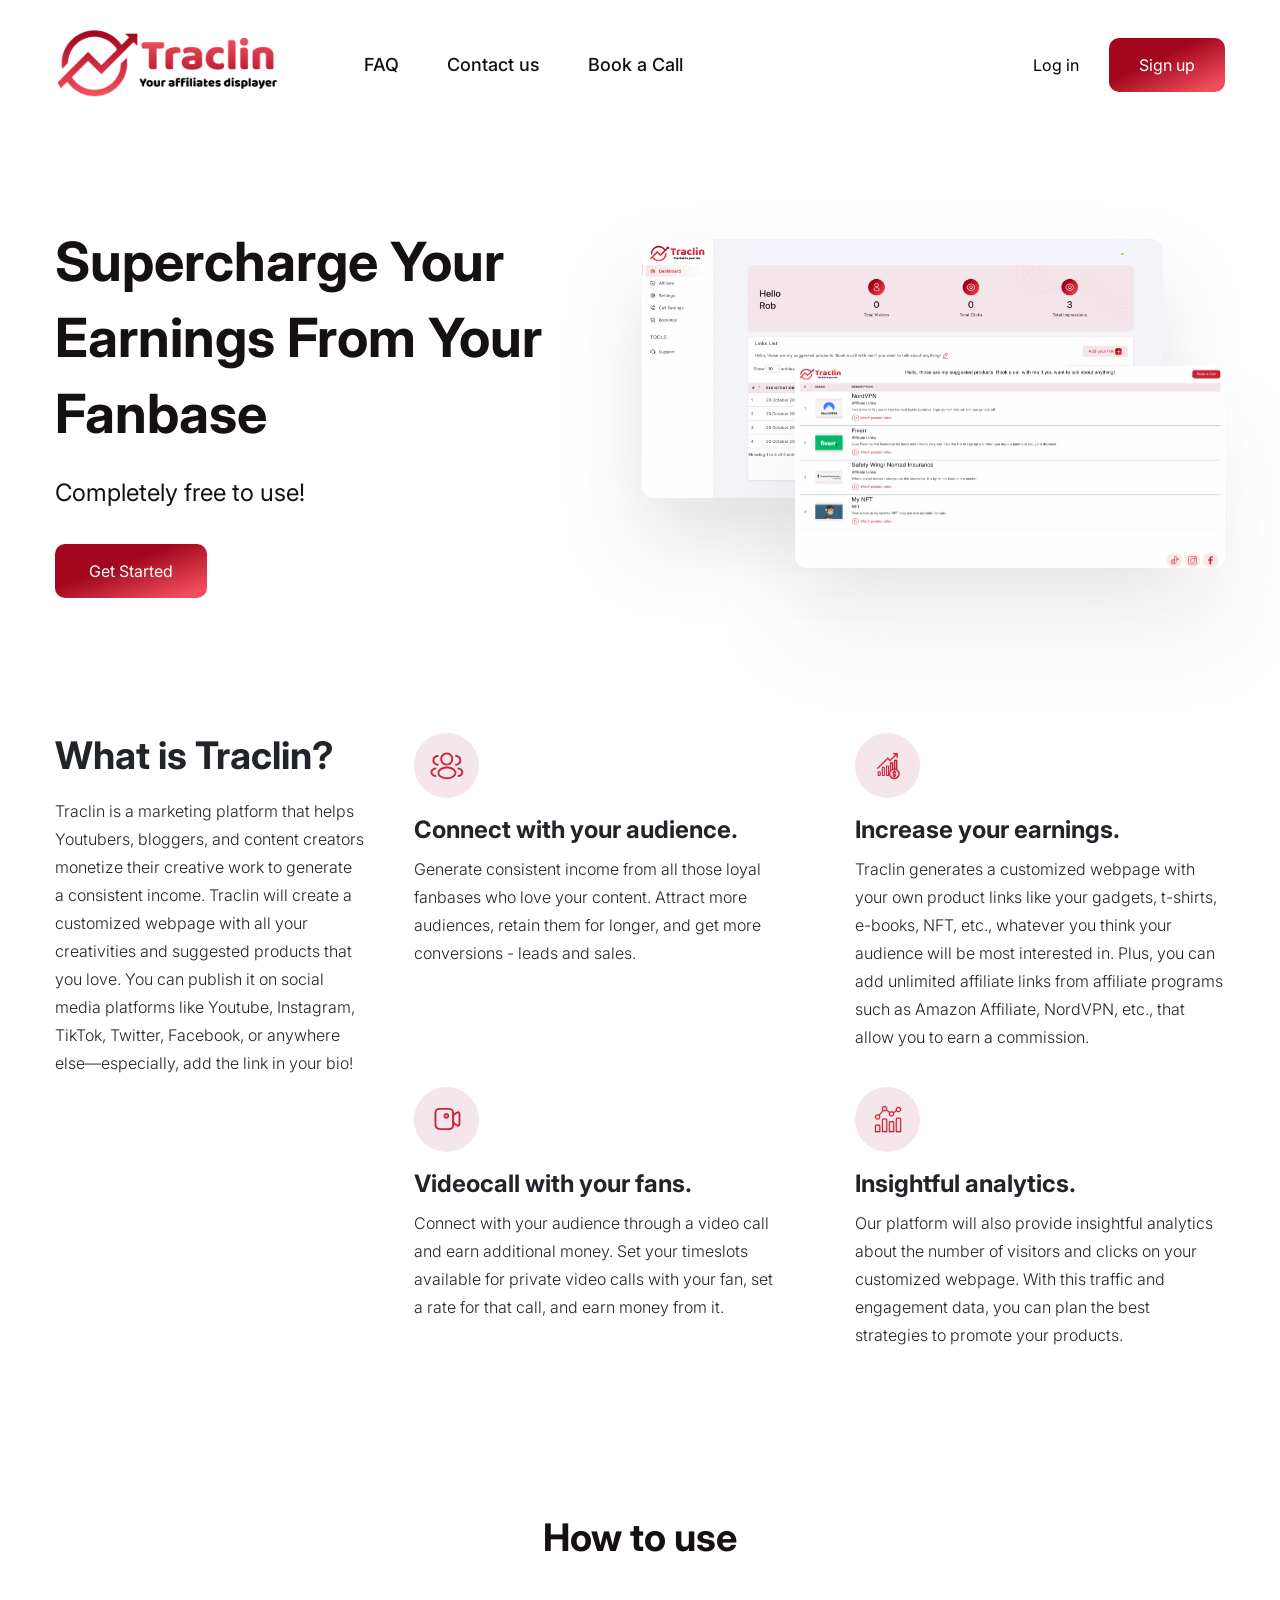
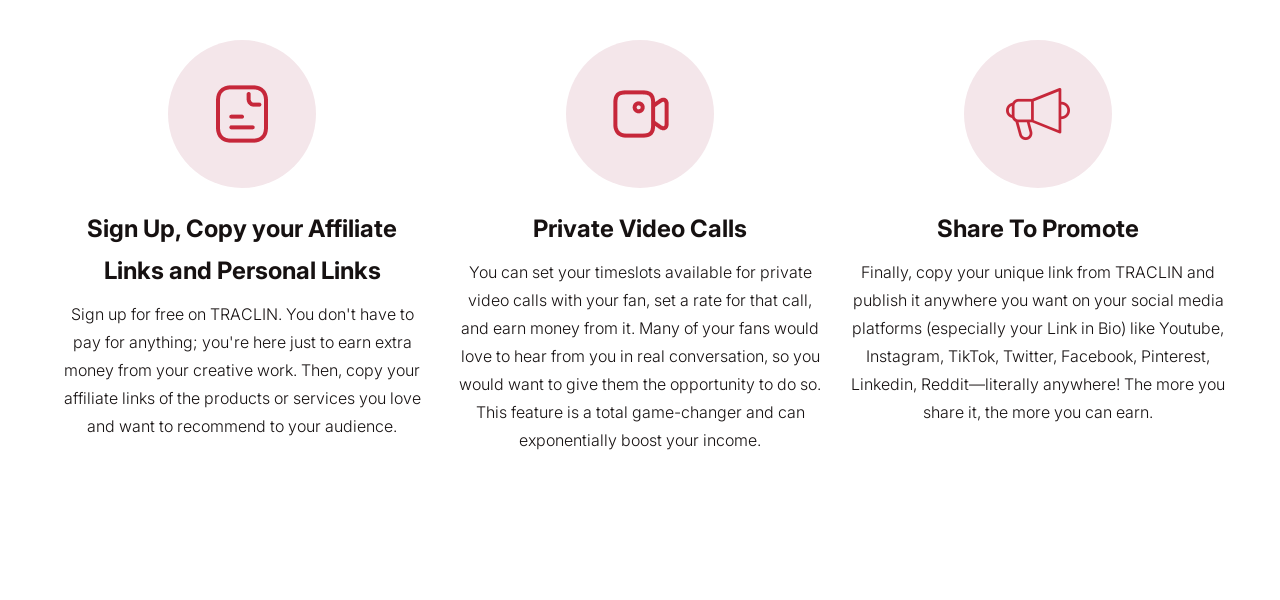
<file: index.html>
<!doctype html>
<html lang="en">
  <head>
    <meta charset="UTF-8" />
    <title>Traclin</title>
    <meta name="viewport" content="width=device-width, initial-scale=1" />
    <link rel="preconnect" href="https://fonts.googleapis.com" />
    <link rel="preconnect" href="https://fonts.gstatic.com" crossorigin />
    <link href="https://cdn.jsdelivr.net/npm/bootstrap@5.3.0/dist/css/bootstrap.min.css" rel="stylesheet">
    <link rel="stylesheet" href="https://cdn.jsdelivr.net/npm/bootstrap-icons@1.11.1/font/bootstrap-icons.css">
    <link rel="stylesheet" href="https://cdnjs.cloudflare.com/ajax/libs/font-awesome/6.7.2/css/all.min.css">
    <link href="./css/client-portal.css" rel="stylesheet" />
    <link rel="stylesheet" href="./css/style.css">
  </head>
  <body>
    <div class="container-fluid overflow-hidden">
      <div class="layout-wrapper">
        <nav class="navbar d-flex justify-content-between align-items-center">
          <div class="d-flex align-items-center logo-and-menu">
            <div>
              <img
                src="./images/fulllogo.svg"
                alt="Logo"
                class="logo-img"
              />
            </div>
            <ul class="gap-xl-5 gap-4 list-unstyled mb-0 text-hover menu">
              <li class="nav-item navbar-text-custom">
                <a href="./pages/FAQ.html" class="nav-link">FAQ</a>
              </li>
              <li class="nav-item navbar-text-custom">
                <a href="./pages/Contect.html" class="nav-link">Contact us</a>
              </li>
               <li class="nav-item navbar-text-custom">
                <a href="./Traclin_grid_view.html" class="nav-link">Book a Call</a>
              </li>
            </ul>
          </div>


          <div class="d-flex">
               
            <button onclick="window.location.href='./pages/login.html' "
                    style="padding: 15px 30px; border-radius: 10px;"
                    class="border-0 bg-transparent text-hover d-lg-block d-none">
               Log in
            </button>

            <button onclick="window.location.href='./pages/signup.html' "
                    style="padding: 15px 30px; border-radius: 10px;"
                    class="text-white web-red-gradient border-0 d-lg-block d-none button-hover">
               Sign up
            </button>

            <button class="d-lg-none d-block border-0 bg-transparent menu-btn"
                    style="width: 50px; font-size: 35px;">
                    <i class="fa-solid fa-bars"></i>
            </button>

          </div>
          

        </nav>

        <div class="mobile-overlay"></div>

            <!-- Mobile Menu -->
            <div class="mobile-menu">
              <div class="mobile-menu-header d-flex justify-content-between align-items-center">
                <img src="./images/fulllogo.svg" class="mobile-logo" />
                <button class="close-menu border-0 bg-transparent">
                  <i class="fa-solid fa-xmark"></i>
                </button>
              </div>

              <ul class="list-unstyled mt-4">
                <li><a href="./pages/FAQ.html">FAQ</a></li>
                <li><a href="./pages/Contect.html">Contact Us</a></li>
                <li><a href="./Traclin_grid_view.html">Book a Call</a></li>
                <li>
                  <button onclick="window.location.href='./pages/login.html'"
                          class="w-100 border-0 rounded"
                          style="padding: 5px 0px;">
                    Log in 
                  </button>
                </li>
                <li>
                 <button onclick="window.location.href='./pages/signup.html'"
                         class="w-100 border-0 web-red-gradient text-white rounded"
                         style="padding: 5px 0px;">
                    Sign up 
                 </button>
                </li>

              </ul>
            </div>

        <div class="herosection">
              
          <div class="hero-text-area">
            <h1 class="hero-text">
              Supercharge Your Earnings From Your Fanbase
            </h1>
            <p class="para-1">Completely free to use!</p>
            <button type="button" 
                    class="web-red-gradient text-white border-0 button-hover"
                    style="padding: 15px 34px; border-radius: 10px;"
                    onclick="window.location.href='./pages/signup.html'">
              Get Started
            </button>
          </div>

          <div class="hero-image-section">

              <div class="position-absolute overflow-hidden hero-image-1">
                 <img
                    src="./images/hero-image2.png"
                    class="w-100 h-100"
                  />
              </div>

              <div class="position-absolute overflow-hidden hero-image-2">
                 <img
                    src="./images/hero-image1.png"
                    class="w-100 h-100"
                  />
              </div>

          </div>

        </div>

        <div class="About-Section">

          <div  class="About-Section-Qusetion">
            <h5 style="font-size: 38px;"
                class="fw-bold">
                What is Traclin?
            </h5>
            <p style="margin-top: 18px; line-height: 28px;"
               class="fw-light">
              Traclin is a marketing platform that helps Youtubers, bloggers,
              and content creators monetize their creative work to generate a
              consistent income. Traclin will create a customized webpage with
              all your creativities and suggested products that you love. You
              can publish it on social media platforms like Youtube, Instagram,
              TikTok, Twitter, Facebook, or anywhere else—especially, add the
              link in your bio!
            </p>
          </div>

          <div>

            <div style="gap: 71px;"
                 class="Answer-Container">

              <div class="About-Section-Answer">

                 <div class="About-Section-Answer-Icon">
                      <img src="./images//profile-2user.svg">
                 </div>
                   <h1 style="font-size: 24px; margin-top: 18px;"
                       class="fw-bold">
                        Connect with your audience.
                   </h1>
                   <p style="margin-top: 10px; line-height: 28px;"
                      class="fw-light">
                       Generate consistent income from all those loyal
                       fanbases who love your content. Attract more audiences,
                       retain them for longer, and get more conversions - leads
                       and sales.
                   </p>

              </div>

              <div class="About-Section-Answer">

                 <div class="About-Section-Answer-Icon">
                      <img src="./images//Frame.svg">
                 </div>
                   <h1 style="font-size: 24px; margin-top: 18px;"
                       class="fw-bold">
                        Increase your earnings.
                   </h1>
                   <p style="margin-top: 10px; line-height: 28px;"
                      class="fw-light">
                            Traclin generates a customized webpage with
                            your own product links like your gadgets,
                            t-shirts, e-books, NFT, etc., whatever you
                            think your audience will be most interested in.
                            Plus, you can add unlimited affiliate links
                            from affiliate programs such as Amazon Affiliate,
                            NordVPN, etc., that allow you to earn a commission.
                   </p>
              </div>
              
            </div>

            <div style="gap: 71px; margin-top: 20px;"
                 class="Answer-Container">

              <div class="About-Section-Answer">

                 <div class="About-Section-Answer-Icon">
                      <img src="./images//video.svg">
                 </div>
                   <h1 style="font-size: 24px; margin-top: 18px;"
                       class="fw-bold">
                        Videocall with your fans.
                   </h1>
                   <p style="margin-top: 10px; line-height: 28px;"
                      class="fw-light">
                          Connect with your audience through a video call
                          and earn additional money. Set your timeslots
                          available for private video calls with your fan,
                          set a rate for that call, and earn money
                          from it.
                   </p>

              </div>

              <div class="About-Section-Answer">

                 <div class="About-Section-Answer-Icon">
                      <img src="./images//Frame2.svg">
                 </div>
                   <h1 style="font-size: 24px; margin-top: 18px;"
                       class="fw-bold">
                        Insightful analytics.
                   </h1>
                   <p style="margin-top: 10px; line-height: 28px;"
                      class="fw-light">
                          Our platform will also provide insightful analytics 
                          about the number of visitors and clicks on your
                          customized webpage. With this traffic and engagement 
                          data, you can plan the best strategies to promote
                           your products.
                   </p>
              </div>
            </div>
          </div>
        </div>

        <div class="row how-to-use"
             style="margin-top: 150px; margin-bottom: 130px;">
          <h4 class="heading-4">
            How to use
          </h4>

          <div class="col-lg-4 col-md-6 col-sm-12">
            <div class="icon-div2 p-4 rounded-circle"><img src="./images/document-text.png" /></div>
            <h5 class="sub-head">
              Sign Up, Copy your Affiliate Links and Personal Links
            </h5>
            <p class="sub-para">
              Sign up for free on TRACLIN. You don't have to pay for anything;
              you're here just to earn extra money from your creative work.
              Then, copy your affiliate links of the products or services you
              love and want to recommend to your audience.
            </p>
          </div>

          <div class="col-lg-4 col-md-6 col-sm-12">
            <div class="icon-div2"><img src="./images/video.png" /></div>
            <h5 class="sub-head">Private Video Calls</h5>
            <p class="sub-para">
              You can set your timeslots available for private video calls with
              your fan, set a rate for that call, and earn money from it. Many
              of your fans would love to hear from you in real conversation, so
              you would want to give them the opportunity to do so. This feature
              is a total game-changer and can exponentially boost your income.
            </p>
          </div>

          <div class="col-lg-4 col-md-6 col-sm-12">
            <div class="icon-div2 p-4 rounded-circle"><img src="./images/Mask group.svg" /></div>
            <h5 class="sub-head">Share To Promote</h5>
            <p class="sub-para">
              Finally, copy your unique link from TRACLIN and publish it
              anywhere you want on your social media platforms (especially your
              Link in Bio) like Youtube, Instagram, TikTok, Twitter, Facebook,
              Pinterest, Linkedin, Reddit—literally anywhere! The more you share
              it, the more you can earn.
            </p>
          </div>

        </div>
      </div>
    </div>

    <script src="https://cdn.jsdelivr.net/npm/bootstrap@5.3.3/dist/js/bootstrap.bundle.min.js"></script>
    <script src="./js/ClientPortal.js"></script>
    
  </body>


</html>
</file>
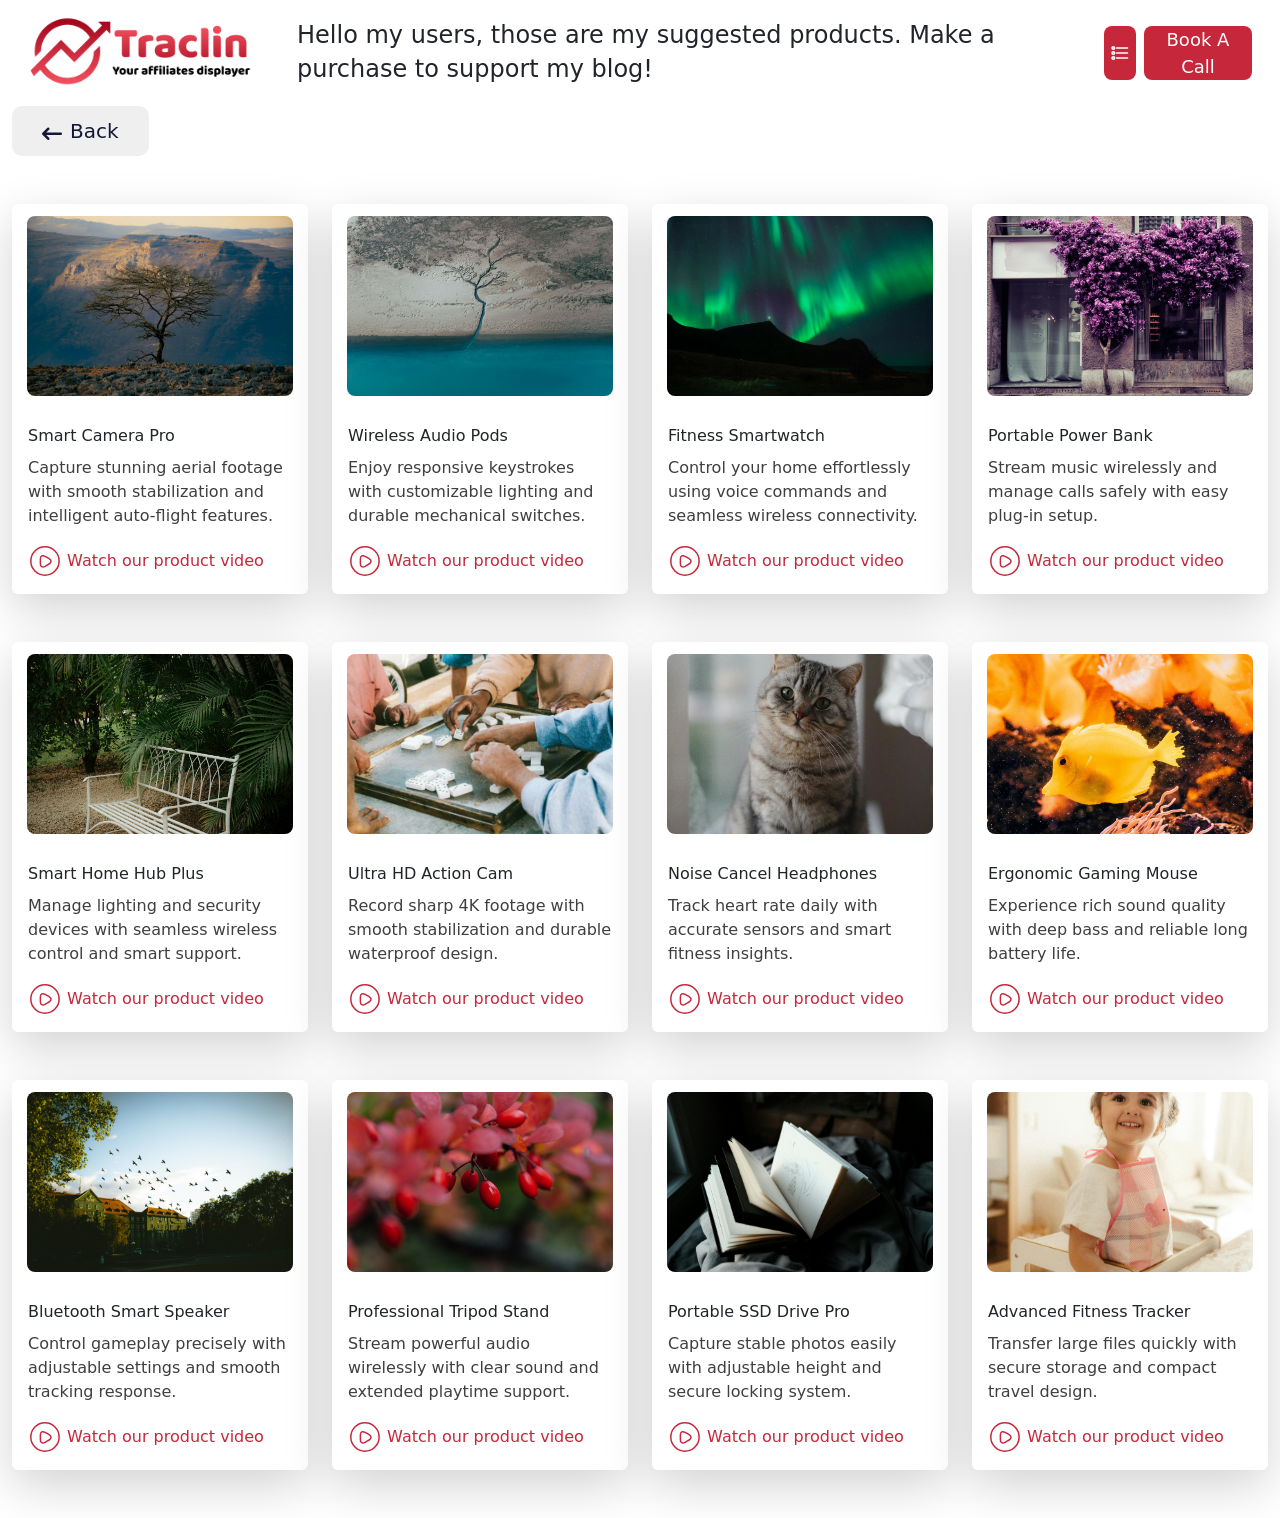
<file: Traclin_grid_view.html>
<!doctype html>
<html lang="en">

<head>
    <meta charset="utf-8">
    <meta name="viewport" content="width=device-width, initial-scale=1">
    <title>Traclin Grid view</title>
    <link rel="preconnect" href="https://fonts.googleapis.com">
    <link rel="preconnect" href="https://fonts.gstatic.com" crossorigin>
    <link href="https://fonts.googleapis.com/css2?family=Poppins:wght@100;200;300;400;500;600;700;800;900&display=swap" rel="stylesheet">
    <link href="https://cdn.jsdelivr.net/npm/bootstrap@5.3.2/dist/css/bootstrap.min.css" rel="stylesheet">
    <link rel="stylesheet" href="https://cdn.jsdelivr.net/npm/bootstrap-icons@1.11.1/font/bootstrap-icons.css">
    <link rel="stylesheet" href="https://cdnjs.cloudflare.com/ajax/libs/font-awesome/6.7.2/css/all.min.css">
    <link rel="stylesheet" href="../css/BookCall.css">
</head>

<body>
    <div class="container-fluid">
        <header class="px-3 py-3">
            <div class="d-flex flex-column flex-lg-row align-items-center">
                <div class="d-flex w-100 justify-content-between align-items-center d-lg-none mb-2">
                    <img src="assets/images/fulllogo.svg" alt="Logo" class="logo-image">
                    <button type="button" class="book-call-btn" data-bs-toggle="modal" data-bs-target="#modalStep1">
                        Book A Call
                    </button>
                </div>
                <p class="para-1 mb-0 text-center d-lg-none">
                    Hello my users, those are my suggested products. Make a purchase to support my blog!
                </p>

                <div class="d-none d-lg-flex flex-column gap-4 flex-lg-row align-items-center w-100">
                    <img src="assets/images/fulllogo.svg" alt="Logo" class="logo-image me-lg-3 mb-2 mb-lg-0">
                    <p class="para-1 mb-0 text-center text-lg-start">
                        Hello my users, those are my suggested products. Make a purchase to support my blog!
                    </p>
                    <div class="gap-2 d-flex"
                         style="margin-left: auto;">
                        <a href="Traclin_list_view.html" class="grid-btn">
                            <svg width="20" height="20" viewBox="0 0 24 24" fill="none" stroke="currentColor" stroke-width="2" stroke-linecap="round" stroke-linejoin="round">
                                <line x1="8" y1="6" x2="21" y2="6"></line>
                                <line x1="8" y1="12" x2="21" y2="12"></line>
                                <line x1="8" y1="18" x2="21" y2="18"></line>
                                <circle cx="4" cy="6" r="1.5"></circle>
                                <circle cx="4" cy="12" r="1.5"></circle>
                                <circle cx="4" cy="18" r="1.5"></circle>
                            </svg>
                        </a>
                        <button type="button" class="book-call-btn" data-bs-toggle="modal" data-bs-target="#modalStep1">
                            Book A Call
                        </button>
                    </div>
                </div>
            </div>
            
        </header>

         <button onclick="window.location.href='./Dashboard.html'"
                 class="border-0 d-flex align-items-center justify-content-center hover-effect fs-5" 
                 style="gap: 8px; padding: 10px 30px; border-radius: 10px;">
            <i class="fa-solid fa-arrow-left-long" style="margin-top: 6px;"></i>
            Back
         </button>

        <div class="row mt-4 g-4">
            <div class="col-lg-3 col-md-6 col-sm-6 d-flex">
                <div class="card shadow-lg bg-body rounded border-0 custom-card w-100">
                    <img src="assets/images/image1.jpg" alt="Card image" class="card-img-top" >
                    <div class="card-body">
                        <h4 class="card-title">Smart Camera Pro</h4>
                        <p class="card-text">
                            Capture stunning aerial footage with smooth stabilization and intelligent auto-flight features.
                        </p>
                        <a href="#" class="text-decoration-none card-link">
                            <img src="assets/images/play-circle.svg"> Watch our product video
                        </a>
                    </div>
                </div>
            </div>
            <div class="col-lg-3 col-md-6 col-sm-6 d-flex">
                <div class="card shadow-lg bg-body rounded border-0 custom-card w-100">
                    <img src="assets/images/image2.jpg" alt="Card image" class="card-img-top">
                    <div class="card-body">
                        <h4 class="card-title">Wireless Audio Pods</h4>
                        <p class="card-text">
                            Enjoy responsive keystrokes with customizable lighting and durable mechanical switches.
                        </p>
                        <a href="javascript:void(0)" class="text-decoration-none card-link">
                            <img src="assets/images/play-circle.svg"> Watch our product video
                        </a>
                    </div>
                </div>
            </div>
            <div class="col-lg-3 col-md-6 col-sm-6 d-flex">
                <div class="card shadow-lg bg-body rounded border-0 custom-card w-100">
                    <img src="assets/images/image3.jpg" alt="Card image" class="card-img-top">
                    <div class="card-body">
                        <h4 class="card-title">Fitness Smartwatch</h4>
                        <p class="card-text">
                            Control your home effortlessly using voice commands and seamless wireless connectivity.
                        </p>
                        <a href="javascript:void(0)" class="text-decoration-none card-link">
                            <img src="assets/images/play-circle.svg"> Watch our product video
                        </a>
                    </div>
                </div>
            </div>
            <div class="col-lg-3 col-md-6 col-sm-6 d-flex">
                <div class="card shadow-lg bg-body rounded border-0 custom-card w-100">
                    <img src="assets/images/image4.jpg" alt="Card image" class="card-img-top">
                    <div class="card-body">
                        <h4 class="card-title">Portable Power Bank</h4>
                        <p class="card-text">
                            Stream music wirelessly and manage calls safely with easy plug-in setup.
                        </p>
                        <a href="javascript:void(0)" class="text-decoration-none card-link">
                            <img src="assets/images/play-circle.svg"> Watch our product video
                        </a>
                    </div>
                </div>
            </div>
        </div>
        <div class="row mt-4 g-4">
            <div class="col-lg-3 col-md-6 col-sm-6 d-flex">
                <div class="card shadow-lg bg-body rounded border-0 custom-card w-100">
                    <img src="assets/images/image5.jpg" alt="Card image" class="card-img-top">
                    <div class="card-body">
                        <h4 class="card-title">Smart Home Hub Plus</h4>
                        <p class="card-text">
                            Manage lighting and security devices with seamless wireless control and smart support.
                        </p>
                        <a href="javascript:void(0)" class="text-decoration-none card-link">
                            <img src="assets/images/play-circle.svg"> Watch our product video
                        </a>
                    </div>
                </div>
            </div>
            <div class="col-lg-3 col-md-6 col-sm-6 d-flex">
                <div class="card shadow-lg bg-body rounded border-0 custom-card w-100">
                    <img src="assets/images/image6.jpg" alt="Card image" class="card-img-top">
                    <div class="card-body">
                        <h4 class="card-title">Ultra HD Action Cam</h4>
                        <p class="card-text">
                            Record sharp 4K footage with smooth stabilization and durable waterproof design.
                        </p>
                        <a href="javascript:void(0)" class="text-decoration-none card-link">
                            <img src="assets/images/play-circle.svg"> Watch our product video
                        </a>
                    </div>
                </div>
            </div>
            <div class="col-lg-3 col-md-6 col-sm-6 d-flex">
                <div class="card shadow-lg bg-body rounded border-0 custom-card w-100">
                    <img src="assets/images/image7.jpg" alt="Card image" class="card-img-top">
                    <div class="card-body">
                        <h4 class="card-title">Noise Cancel Headphones</h4>
                        <p class="card-text">
                            Track heart rate daily with accurate sensors and smart fitness insights.
                        </p>
                        <a href="#" class="text-decoration-none card-link">
                            <img src="assets/images/play-circle.svg"> Watch our product video
                        </a>
                    </div>
                </div>
            </div>
            <div class="col-lg-3 col-md-6 col-sm-6 d-flex">
                <div class="card shadow-lg bg-body rounded border-0 custom-card w-100">
                    <img src="assets/images/image8.jpg" alt="Card image" class="card-img-top">
                    <div class="card-body">
                        <h4 class="card-title">Ergonomic Gaming Mouse</h4>
                        <p class="card-text">
                            Experience rich sound quality with deep bass and reliable long battery life.
                        </p>
                        <a href="javascript:void(0)" class="text-decoration-none card-link">
                            <img src="assets/images/play-circle.svg"> Watch our product video
                        </a>
                    </div>
                </div>
            </div>
        </div>
        <div class="row mt-4 g-4 mb-5">
            <div class="col-lg-3 col-md-6 col-sm-6 d-flex">
                <div class="card shadow-lg bg-body rounded border-0 custom-card w-100">
                    <img src="assets/images/image9.jpg" alt="Card image" class="card-img-top">
                    <div class="card-body">
                        <h4 class="card-title">Bluetooth Smart Speaker</h4>
                        <p class="card-text">
                            Control gameplay precisely with adjustable settings and smooth tracking response.
                        </p>
                        <a href="javascript:void(0)" class="text-decoration-none card-link">
                            <img src="assets/images/play-circle.svg"> Watch our product video
                        </a>
                    </div>
                </div>
            </div>
            <div class="col-lg-3 col-md-6 col-sm-6 d-flex">
                <div class="card shadow-lg bg-body rounded border-0 custom-card w-100">
                    <img src="assets/images/image10.jpg" alt="Card image" class="card-img-top">
                    <div class="card-body">
                        <h4 class="card-title">Professional Tripod Stand</h4>
                        <p class="card-text">
                            Stream powerful audio wirelessly with clear sound and extended playtime support.
                        </p>
                        <a href="javascript:void(0)" class="text-decoration-none card-link">
                            <img src="assets/images/play-circle.svg"> Watch our product video
                        </a>
                    </div>
                </div>
            </div>
            <div class="col-lg-3 col-md-6 col-sm-6 d-flex">
                <div class="card shadow-lg bg-body rounded border-0 custom-card w-100">
                    <img src="assets/images/image11.jpg" alt="Card image" class="card-img-top">
                    <div class="card-body">
                        <h4 class="card-title">Portable SSD Drive Pro</h4>
                        <p class="card-text">
                            Capture stable photos easily with adjustable height and secure locking system.
                        </p>
                        <a href="javascript:void(0)" class="text-decoration-none card-link">
                            <img src="assets/images/play-circle.svg"> Watch our product video
                        </a>
                    </div>
                </div>
            </div>
            <div class="col-lg-3 col-md-6 col-sm-6 d-flex">
                <div class="card shadow-lg bg-body rounded border-0 custom-card w-100">
                    <img src="assets/images/image12.jpg" alt="Card image" class="card-img-top">
                    <div class="card-body">
                        <h4 class="card-title">Advanced Fitness Tracker</h4>
                        <p class="card-text">
                            Transfer large files quickly with secure storage and compact travel design.
                        </p>
                        <a href="javascript:void(0)" class="text-decoration-none card-link">
                            <img src="assets/images/play-circle.svg"> Watch our product video
                        </a>
                    </div>
                </div>
            </div>
        </div>
    </div>
    <!-- Modal One Begin -->
    <div class="modal" id="modalStep1">
        <div class="modal-dialog">
            <div class="modal-content">
                 <button data-bs-dismiss="modal"
                        class="position-absolute bg-transparent border-0" 
                        style="right: 0; top: 0%; padding: 10px 16px; font-size: 28px; z-index: 10;">
                    <i class="fa-solid fa-xmark"></i>
                </button>                
                <!-- Modal body -->
                <form method="post" action="#" class="needs-validation" id="step1Form" novalidate>
                    <div class="modal-body">
                        <div class="d-flex justify-content-center"><img src="assets/images/fulllogo.svg"></div>
                        <p class="calendar-heading mt-4">Select a date & Time</p>
                        <div class="row">
                            <div class="col-lg-6 col-md-6 col-sm-12">
                                <label for="startDate" class="mb-2 fw-bold">Start Date</label>
                                <input type="date" class="form-control" id="startDate" required>
                            </div>
                            <div class="col-lg-6 col-md-6 col-sm-12">
                                <label for="startTime" class="mb-2 fw-bold">Start Time</label>
                                <select class="form-select" id="startTime" required>
                                    <option value="" selected disabled>Select Time</option>
                                    <option value="08:00">12:00</option>
                                    <option value="08:00">12:30</option>
                                    <option value="08:00">01:00</option>
                                    <option value="08:00">01:30</option>
                                    <option value="08:00">02:00</option>
                                    <option value="08:00">02:30</option>
                                    <option value="08:00">03:00</option>
                                    <option value="08:00">03:30</option>
                                    <option value="08:30">04:00</option>
                                    <option value="09:00">04:30</option>
                                    <option value="09:00">05:00</option>
                                    <option value="09:00">05:30</option>
                                    <option value="09:00">06:00</option>
                                    <option value="09:30">06:30</option>
                                    <option value="09:30">07:00</option>
                                    <option value="09:30">07:30</option>
                                    <option value="09:30">08:00</option>
                                    <option value="09:30">08:30</option>
                                    <option value="09:30">09:00</option>
                                    <option value="09:30">09:30</option>
                                    <option value="10:00">10:00</option>
                                    <option value="10:30">10:30</option>
                                    <option value="11:00">11:00</option>
                                    <option value="11:30">11:30</option>
                                    <option value="12:00">12:00</option>
                                    <option value="12:30">12:30</option>
                                    <option value="13:00">13:00</option>
                                    <option value="13:30">13:30</option>
                                    <option value="14:00">14:00</option>
                                    <option value="14:30">14:30</option>
                                    <option value="15:00">15:00</option>
                                    <option value="15:30">15:30</option>
                                    <option value="16:00">16:00</option>
                                    <option value="16:30">16:30</option>
                                    <option value="17:00">17:00</option>
                                    <option value="17:30">17:30</option>
                                    <option value="18:00">18:00</option>
                                    <option value="18:30">18:30</option>
                                    <option value="19:00">19:00</option>
                                    <option value="19:30">19:30</option>
                                    <option value="20:00">20:00</option>
                                    <option value="20:30">20:30</option>
                                    <option value="21:00">21:00</option>
                                    <option value="21:30">21:30</option>
                                    <option value="22:00">22:00</option>
                                    <option value="22:30">22:30</option>
                                    <option value="23:00">23:00</option>
                                    <option value="23:30">23:30</option>
                                    <option value="23:59">23:59</option>
                                </select>
                            </div>
                        </div>
                        <div class="row mt-5">
                            <div class="col-6 col-sm-6 col-md-6 col-lg-4">
                                <button type="button" class="confirm-btn" id="confirmStep1">Confirm</button>
                            </div>
                        </div>
                    </div>
                </form>
            </div>
        </div>
    </div>
    <!-- Modal One Ends -->
    <!-- Modal Two Begins -->
    <div class="modal" id="modalStep2">
        <div class="modal-dialog">
            <div class="modal-content">
                 <button data-bs-dismiss="modal"
                        class="position-absolute bg-transparent border-0" 
                        style="right: 0; top: 0%; padding: 10px 16px; font-size: 28px; z-index: 10;">
                    <i class="fa-solid fa-xmark"></i>
                </button>                
                <!-- Modal body -->
                <div class="modal-body">
                    <div class="d-flex justify-content-center"><img src="assets/images/fulllogo.svg"></div>
                    <form method="post" action="#" class="needs-validation" id="step2Form" novalidate>
                        <p class="fw-bold mt-3">Enter Details</p>
                        <div class="row mb-3">
                            <div class="col-lg-12 col-md-12 col-sm-12">
                                <input type="text" name="Name" placeholder="Name" class="form-control" required>
                            </div>
                        </div>
                        <div class="row mb-3">
                            <div class="col-lg-12 col-md-12 col-sm-12">
                                <input type="email" name="Email" placeholder="Email" class="form-control" required>
                            </div>
                        </div>
                        <div class="row mb-3">
                            <div class="col-lg-12 col-md-12 col-sm-12">
                                <div class="input-group mb-3">
                                    <span class="input-group-text">
                                        <i class="bi bi-currency-dollar"></i>
                                    </span>
                                    <input type="text" class="form-control" placeholder="Hourly Rate">
                                </div>
                            </div>
                        </div>
                        <div class="row mb-3">
                            <div class="col-lg-12 col-md-12 col-sm-12">
                                <div class="input-group mb-3">
                                    <select name="paymentoption" class="form-select" required>
                                        <option value="" disabled selected>Select Payment Option</option>
                                        <option value="Credit Card">Credit Card</option>
                                        <option value="PayPal">PayPal</option>
                                        <option value="Bank Transfer">Bank Transfer</option>
                                    </select>
                                    <span class="input-group-text" data-bs-toggle="tooltip" data-bs-placement="top" title="Choose your preferred payment method.">
                                        <i class="bi bi-info-circle"></i>
                                    </span>
                                </div>
                            </div>
                        </div>
                        <div class="row">
                            <div class="col-lg-12 col-md-12 col-sm-12">
                                <textarea placeholder="Insert the details about your subject and expected lenght" class="form-control"></textarea>
                            </div>
                        </div>
                        <div class="row mt-5">
                            <div class="col-6 col-sm-6 col-md-6 col-lg-5">
                                <button type="button" class="confirm-btn" id="confirmStep2">Pre-booking</button>
                            </div>
                            <div class="col-6 col-sm-6 col-md-6 col-lg-4">
                                <button type="button" class="confirm-btn" onclick="goBack()">Back</button>
                            </div>
                        </div>
                    </form>
                </div>
            </div>
        </div>
    </div>
    <!-- Modal Two Ends -->
    <!-- Modal Three Begins -->
    <div class="modal" id="modalStep3">
        <div class="modal-dialog">
            <div class="modal-content">
                 <button data-bs-dismiss="modal"
                        class="position-absolute bg-transparent border-0" 
                        style="right: 0; top: 0%; padding: 10px 16px; font-size: 28px; z-index: 10;">
                    <i class="fa-solid fa-xmark"></i>
                </button>                
                <!-- Modal Header -->
                <div class="modal-header flex-column text-center">
                    <img src="assets/images/fulllogo.svg" class="mb-5">
                    <h4 class="confirmed_modal_heading">Confirmed</h4>
                    <p class="confirmed_modal_para1">You are scheduled with rober</p>
                </div>
                <!-- Modal body -->
                <div class="modal-body">
                    <p class="fw-bold confirmed_modal_heading text-center">Traclin Introduction call</p>
                    <p class="text-center confirmed_modal_para1"><img src="assets/images/calendar.svg" class="me-2"><span>9.30am - 9.45am, Tuesday, August 30,2022</span></p>
                    <p class="text-center confirmed_modal_para1"><img src="assets/images/world 1.svg" class="me-2">Asia/Dhaka</p>
                    <p class="text-center confirmed_modal_para1"><img src="assets/images/video.svg" class="me-2">Web conferencing details to follow.</p>
                    <p class="text-center confirmed_modal_para2">A calendar invitation has been sent to your email address.</p>
                    <div class="row mt-5">
                        <div class="col-6 col-sm-6 col-md-6 col-lg-4">
                            <button type="button" class="confirm-btn" data-bs-dismiss="modal" data-bs-toggle="modal" data-bs-target="#modalStep1">Close</button>
                        </div>
                    </div>
                </div>
            </div>
        </div>
    </div>
    <script src="https://cdn.jsdelivr.net/npm/bootstrap@5.3.2/dist/js/bootstrap.bundle.min.js"></script>
</body>

</html>
<script src="../js/BookCall.js"></script>
</file>
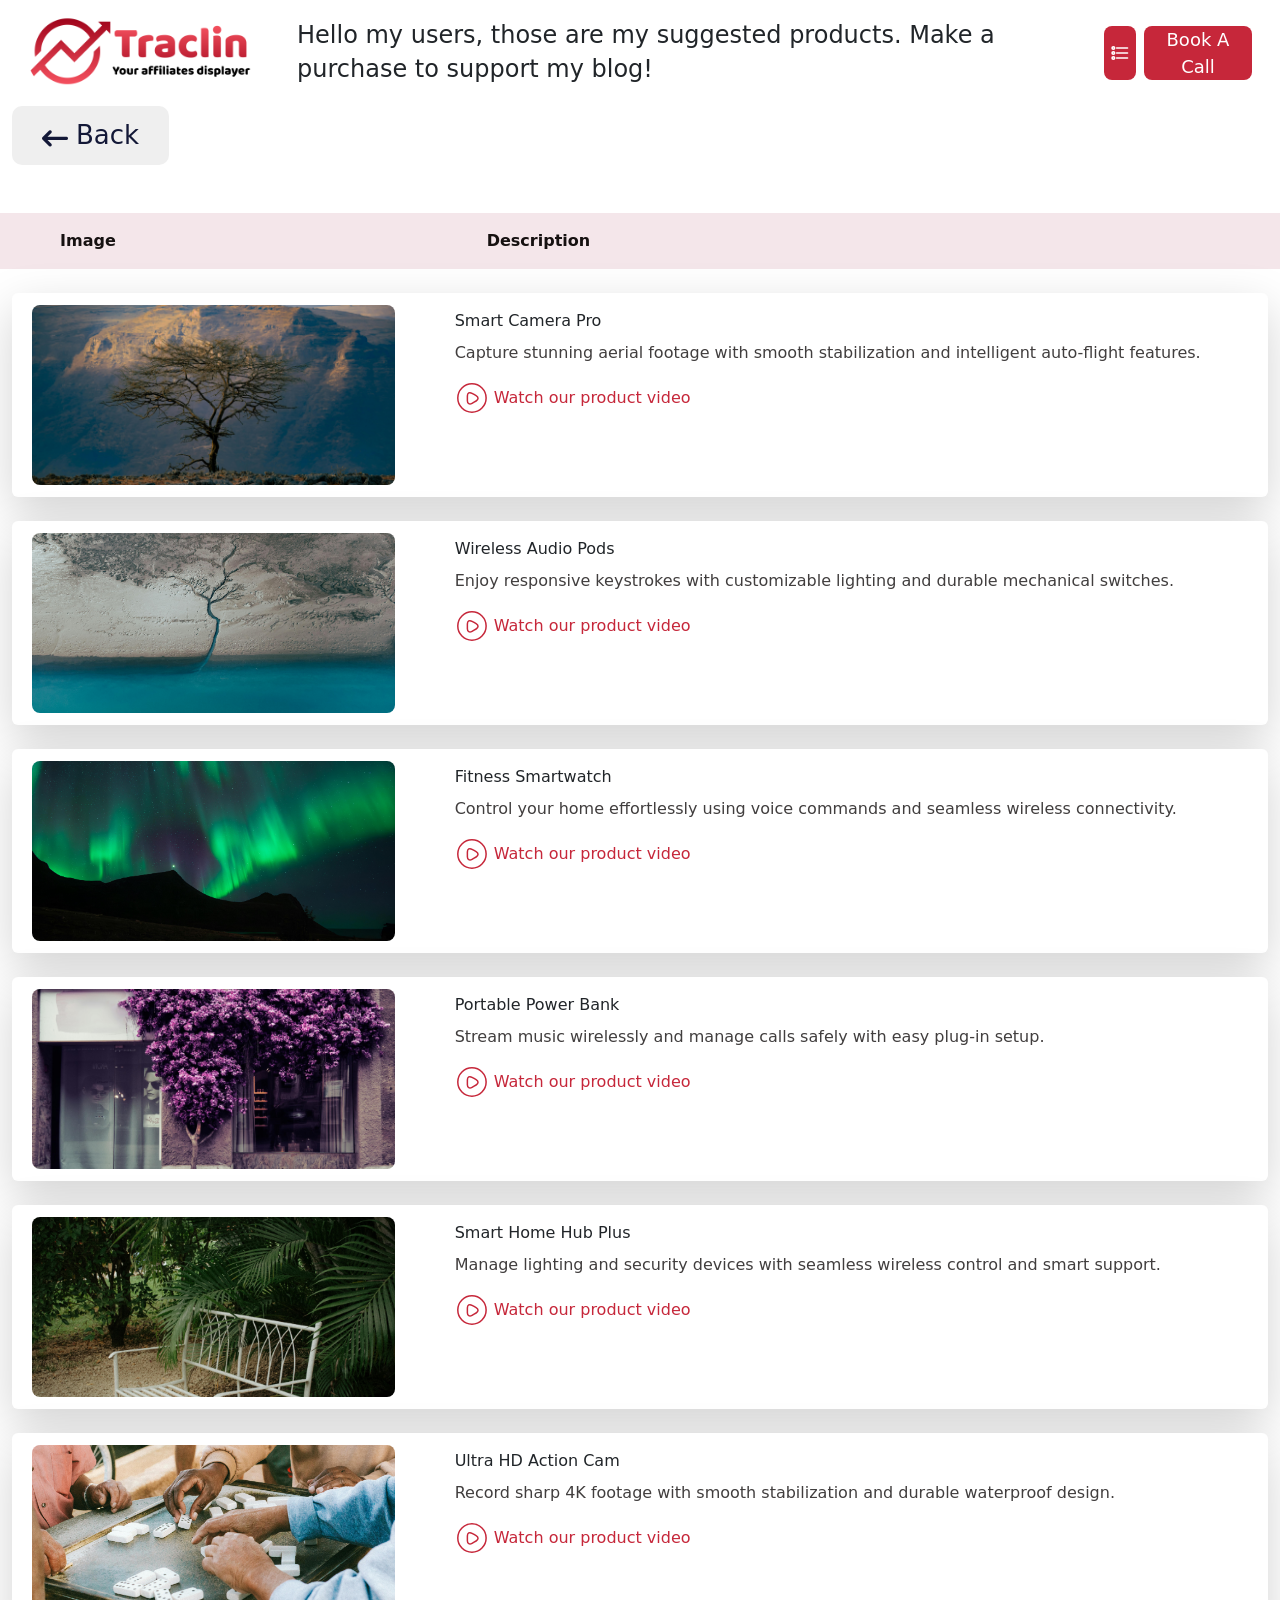
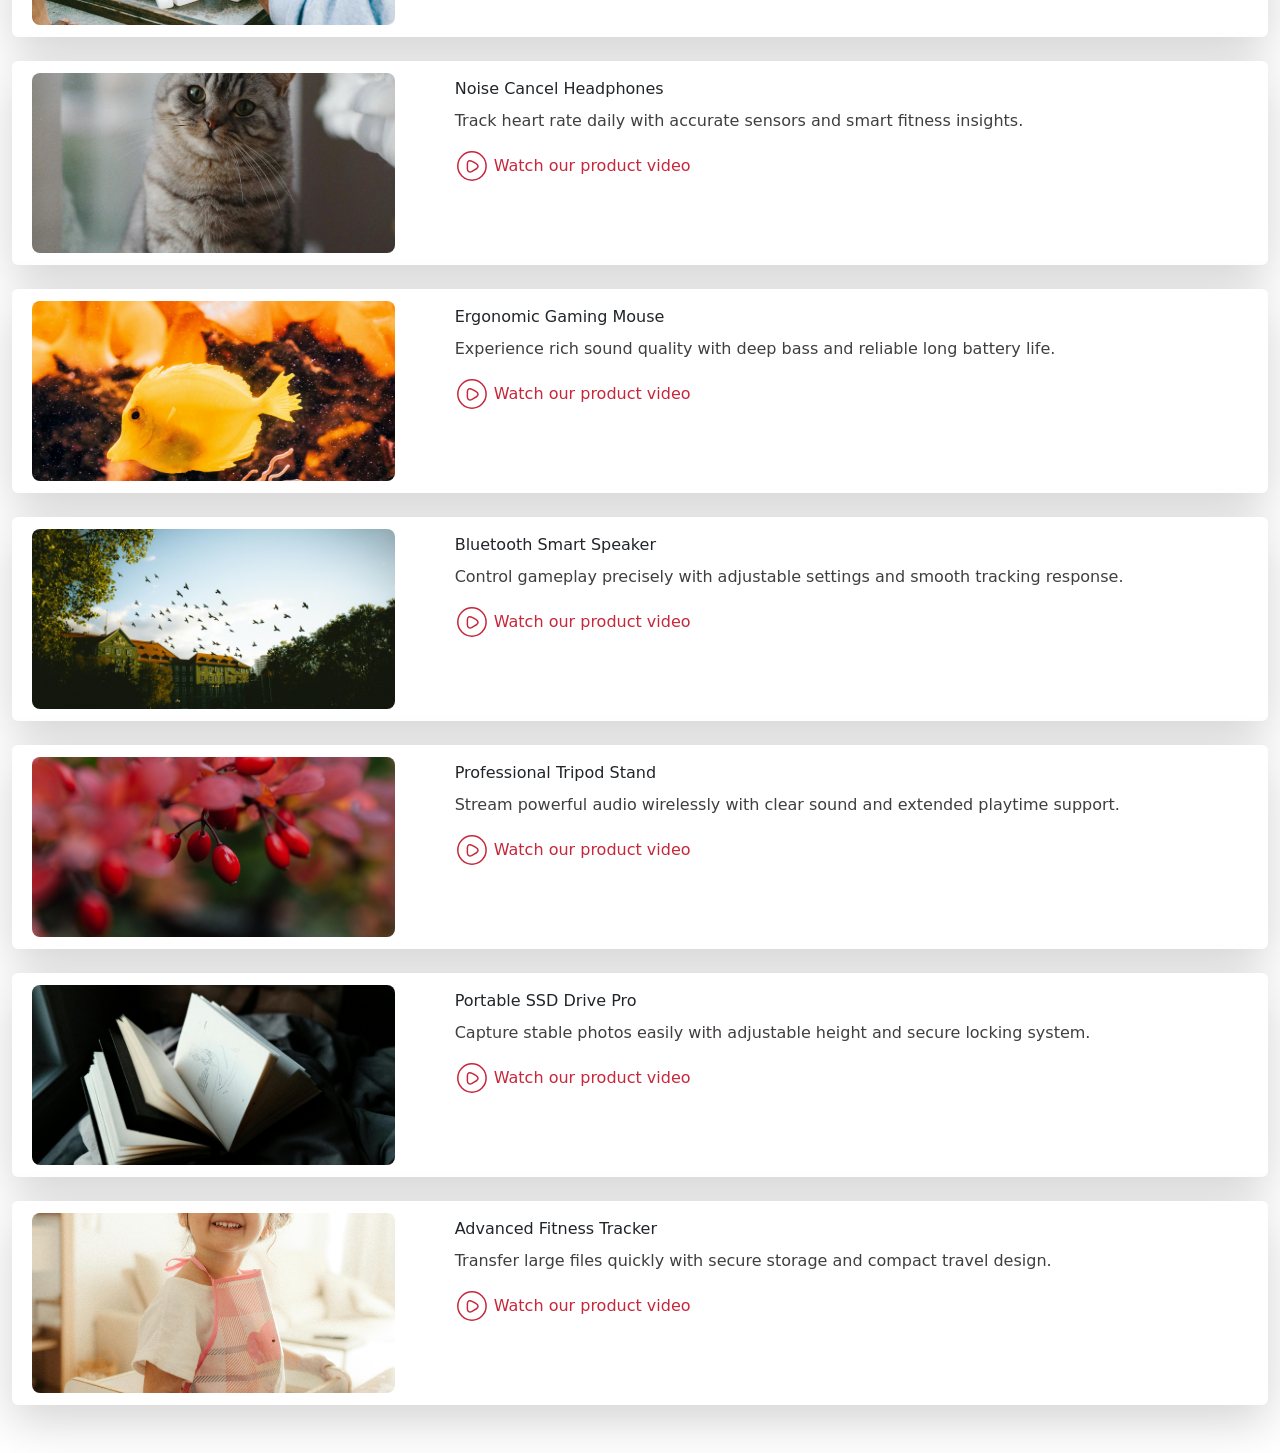
<file: Traclin_list_view.html>
<!doctype html>
<html lang="en">

<head>
    <meta charset="utf-8">
    <meta name="viewport" content="width=device-width, initial-scale=1">
    <title>Traclin Grid view</title>
    <link rel="preconnect" href="https://fonts.googleapis.com">
    <link rel="preconnect" href="https://fonts.gstatic.com" crossorigin>
    <link href="https://fonts.googleapis.com/css2?family=Poppins:wght@100;200;300;400;500;600;700;800;900&display=swap" rel="stylesheet">
    <link href="https://cdn.jsdelivr.net/npm/bootstrap@5.3.2/dist/css/bootstrap.min.css" rel="stylesheet">
    <link rel="stylesheet" href="https://cdn.jsdelivr.net/npm/bootstrap-icons@1.11.1/font/bootstrap-icons.css">
    <link rel="stylesheet" href="https://cdnjs.cloudflare.com/ajax/libs/font-awesome/6.7.2/css/all.min.css">
    <link rel="stylesheet" href="../css/BookCall.css">
</head>

<body>
    <div class="container-fluid">
         <header class="px-3 py-3">
            <div class="d-flex flex-column flex-lg-row align-items-center">
                <div class="d-flex w-100 justify-content-between align-items-center d-lg-none mb-2">
                    <img src="assets/images/fulllogo.svg" alt="Logo" class="logo-image">
                    <button type="button" class="book-call-btn" data-bs-toggle="modal" data-bs-target="#modalStep1">
                        Book A Call
                    </button>
                </div>
                <p class="para-1 mb-0 text-center d-lg-none">
                    Hello my users, those are my suggested products. Make a purchase to support my blog!
                </p>
                <div class="d-none d-lg-flex flex-column gap-4 flex-lg-row align-items-center w-100">
                    <img src="assets/images/fulllogo.svg" alt="Logo" class="logo-image me-lg-3 mb-2 mb-lg-0">
                    <p class="para-1 mb-0 text-center text-lg-start">
                        Hello my users, those are my suggested products. Make a purchase to support my blog!
                    </p>
                    <div class="gap-2 d-flex"
                         style="margin-left: auto;">
                        <a href="Traclin_grid_view.html" class="grid-btn">
                            <svg width="20" height="20" viewBox="0 0 24 24" fill="none" stroke="currentColor" stroke-width="2" stroke-linecap="round" stroke-linejoin="round">
                                <line x1="8" y1="6" x2="21" y2="6"></line>
                                <line x1="8" y1="12" x2="21" y2="12"></line>
                                <line x1="8" y1="18" x2="21" y2="18"></line>
                                <circle cx="4" cy="6" r="1.5"></circle>
                                <circle cx="4" cy="12" r="1.5"></circle>
                                <circle cx="4" cy="18" r="1.5"></circle>
                            </svg>
                        </a>
                        <button type="button" class="book-call-btn" data-bs-toggle="modal" data-bs-target="#modalStep1">
                            Book A Call
                        </button>
                    </div>
                </div>
            </div>
        </header>

         <button onclick="window.location.href='./Dashboard.html'"
                 class="border-0 d-flex align-items-center justify-content-center hover-effect" 
                 style="font-size: 26px; gap: 8px; padding: 10px 30px; border-radius: 10px;">
            <i class="fa-solid fa-arrow-left-long" style="font-size: 26px; margin-top: 6px;"></i>
            Back
         </button>

        <div class="row mt-4 g-4">
            <div class="col-lg-12">
                <div class="row head-row py-3 mb-lg-4 mb-0 d-none d-lg-flex">
                    <div class="col-lg-4 col-md-12 col-sm-12">
                        <p class="head-para mb-0 ps-5">Image</p>
                    </div>
                    <div class="col-lg-8 col-md-12 col-sm-12">
                        <p class="head-para mb-0 ps-5">Description</p>
                    </div>
                </div>
                <div class="card shadow-lg bg-body rounded border-0 custom-card w-100">
                    <div class="row">
                        <div class="col-lg-4 col-md-12 col-sm-12">
                            <img src="assets/images/image1.jpg" alt="Card image" class="card-img-top">
                        </div>
                        <div class="col-lg-8 col-md-12 col-sm-12">
                            <div class="card-body">
                                <h4 class="card-title">Smart Camera Pro</h4>
                                <p class="card-text">
                                    Capture stunning aerial footage with smooth stabilization and intelligent auto-flight features.
                                </p>
                                <a href="javascript:void(0)" class="text-decoration-none card-link">
                                    <img src="assets/images/play-circle.svg"> Watch our product video
                                </a>
                            </div>
                        </div>
                    </div>
                </div>
            </div>
            <div class="col-lg-12">
                <div class="card shadow-lg bg-body rounded border-0 custom-card w-100">
                    <div class="row">
                        <div class="col-lg-4">
                            <img src="assets/images/image2.jpg" alt="Card image" class="card-img-top">
                        </div>
                        <div class="col-lg-8">
                            <div class="card-body">
                                <h4 class="card-title">Wireless Audio Pods</h4>
                                <p class="card-text">
                                    Enjoy responsive keystrokes with customizable lighting and durable mechanical switches.
                                </p>
                                <a href="javascript:void(0)" class="text-decoration-none card-link">
                                    <img src="assets/images/play-circle.svg"> Watch our product video
                                </a>
                            </div>
                        </div>
                    </div>
                </div>
            </div>
            <div class="col-lg-12">
                <div class="card shadow-lg bg-body rounded border-0 custom-card w-100">
                    <div class="row">
                        <div class="col-lg-4">
                            <img src="assets/images/image3.jpg" alt="Card image" class="card-img-top">
                        </div>
                        <div class="col-lg-8">
                            <div class="card-body">
                                <h4 class="card-title">Fitness Smartwatch</h4>
                                <p class="card-text">
                                    Control your home effortlessly using voice commands and seamless wireless connectivity.
                                </p>
                                <a href="javascript:void(0)" class="text-decoration-none card-link">
                                    <img src="assets/images/play-circle.svg"> Watch our product video
                                </a>
                            </div>
                        </div>
                    </div>
                </div>
            </div>
            <div class="col-lg-12">
                <div class="card shadow-lg bg-body rounded border-0 custom-card w-100">
                    <div class="row">
                        <div class="col-lg-4">
                            <img src="assets/images/image4.jpg" alt="Card image" class="card-img-top">
                        </div>
                        <div class="col-lg-8">
                            <div class="card-body">
                                <h4 class="card-title">Portable Power Bank</h4>
                                <p class="card-text">
                                    Stream music wirelessly and manage calls safely with easy plug-in setup.
                                </p>
                                <a href="javascript:void(0)" class="text-decoration-none card-link">
                                    <img src="assets/images/play-circle.svg"> Watch our product video
                                </a>
                            </div>
                        </div>
                    </div>
                </div>
            </div>
            <div class="col-l2">
                <div class="card shadow-lg bg-body rounded border-0 custom-card w-100">
                    <div class="row">
                        <div class="col-lg-4">
                            <img src="assets/images/image5.jpg" alt="Card image" class="card-img-top">
                        </div>
                        <div class="col-lg-8">
                            <div class="card-body">
                                <h4 class="card-title">Smart Home Hub Plus</h4>
                                <p class="card-text">
                                    Manage lighting and security devices with seamless wireless control and smart support.
                                </p>
                                <a href="javascript:void(0)" class="text-decoration-none card-link">
                                    <img src="assets/images/play-circle.svg"> Watch our product video
                                </a>
                            </div>
                        </div>
                    </div>
                </div>
            </div>
            <div class="col-12">
                <div class="card shadow-lg bg-body rounded border-0 custom-card w-100">
                    <div class="row">
                        <div class="col-lg-4">
                            <img src="assets/images/image6.jpg" alt="Card image" class="card-img-top">
                        </div>
                        <div class="col-lg-8">
                            <div class="card-body">
                                <h4 class="card-title">Ultra HD Action Cam</h4>
                                <p class="card-text">
                                    Record sharp 4K footage with smooth stabilization and durable waterproof design.
                                </p>
                                <a href="javascript:void(0)" class="text-decoration-none card-link">
                                    <img src="assets/images/play-circle.svg"> Watch our product video
                                </a>
                            </div>
                        </div>
                    </div>
                </div>
            </div>
            <div class="col-12">
                <div class="card shadow-lg bg-body rounded border-0 custom-card w-100">
                    <div class="row">
                        <div class="col-lg-4">
                            <img src="assets/images/image7.jpg" alt="Card image" class="card-img-top">
                        </div>
                        <div class="col-lg-8">
                            <div class="card-body">
                                <h4 class="card-title">Noise Cancel Headphones</h4>
                                <p class="card-text">
                                    Track heart rate daily with accurate sensors and smart fitness insights.
                                </p>
                                <a href="javascript:void(0)" class="text-decoration-none card-link">
                                    <img src="assets/images/play-circle.svg"> Watch our product video
                                </a>
                            </div>
                        </div>
                    </div>
                </div>
            </div>
            <div class="col-12">
                <div class="card shadow-lg bg-body rounded border-0 custom-card w-100">
                    <div class="row">
                        <div class="col-lg-4">
                            <img src="assets/images/image8.jpg" alt="Card image" class="card-img-top">
                        </div>
                        <div class="col-lg-8">
                            <div class="card-body">
                                <h4 class="card-title">Ergonomic Gaming Mouse</h4>
                                <p class="card-text">
                                    Experience rich sound quality with deep bass and reliable long battery life.
                                </p>
                                <a href="javascript:void(0)" class="text-decoration-none card-link">
                                    <img src="assets/images/play-circle.svg"> Watch our product video
                                </a>
                            </div>
                        </div>
                    </div>
                </div>
            </div>
            <div class="col-12">
                <div class="card shadow-lg bg-body rounded border-0 custom-card w-100">
                    <div class="row">
                        <div class="col-lg-4">
                            <img src="assets/images/image9.jpg" alt="Card image" class="card-img-top">
                        </div>
                        <div class="col-lg-8">
                            <div class="card-body">
                                <h4 class="card-title">Bluetooth Smart Speaker</h4>
                                <p class="card-text">
                                    Control gameplay precisely with adjustable settings and smooth tracking response.
                                </p>
                                <a href="javascript:void(0)" class="text-decoration-none card-link">
                                    <img src="assets/images/play-circle.svg"> Watch our product video
                                </a>
                            </div>
                        </div>
                    </div>
                </div>
            </div>
            <div class="col-lg-12">
                <div class="card shadow-lg bg-body rounded border-0 custom-card w-100">
                    <div class="row">
                        <div class="col-lg-4">
                            <img src="assets/images/image10.jpg" alt="Card image" class="card-img-top">
                        </div>
                        <div class="col-lg-8">
                            <div class="card-body">
                                <h4 class="card-title">Professional Tripod Stand</h4>
                                <p class="card-text">
                                    Stream powerful audio wirelessly with clear sound and extended playtime support.
                                </p>
                                <a href="javascript:void(0)" class="text-decoration-none card-link">
                                    <img src="assets/images/play-circle.svg"> Watch our product video
                                </a>
                            </div>
                        </div>
                    </div>
                </div>
            </div>
            <div class="col-lg-12">
                <div class="card shadow-lg bg-body rounded border-0 custom-card w-100">
                    <div class="row">
                        <div class="col-lg-4">
                            <img src="assets/images/image11.jpg" alt="Card image" class="card-img-top">
                        </div>
                        <div class="col-lg-8">
                            <div class="card-body">
                                <h4 class="card-title">Portable SSD Drive Pro</h4>
                                <p class="card-text">
                                    Capture stable photos easily with adjustable height and secure locking system.
                                </p>
                                <a href="javascript:void(0)" class="text-decoration-none card-link">
                                    <img src="assets/images/play-circle.svg"> Watch our product video
                                </a>
                            </div>
                        </div>
                    </div>
                </div>
            </div>
            <div class="col-lg-12 mb-5">
                <div class="card shadow-lg bg-body rounded border-0 custom-card w-100">
                    <div class="row">
                        <div class="col-lg-4">
                            <img src="assets/images/image12.jpg" alt="Card image" class="card-img-top">
                        </div>
                        <div class="col-lg-8">
                            <div class="card-body">
                                <h4 class="card-title">Advanced Fitness Tracker</h4>
                                <p class="card-text">
                                    Transfer large files quickly with secure storage and compact travel design.
                                </p>
                                <a href="javascript:void(0)" class="text-decoration-none card-link">
                                    <img src="assets/images/play-circle.svg"> Watch our product video
                                </a>
                            </div>
                        </div>
                    </div>
                </div>
            </div>
        </div>
    </div>
    <!-- Modal One Begin -->
    <div class="modal" id="modalStep1">
        <div class="modal-dialog">
            <div class="modal-content">
                 <button data-bs-dismiss="modal"
                        class="position-absolute bg-transparent border-0" 
                        style="right: 0; top: 0%; padding: 10px 16px; font-size: 28px; z-index: 10;">
                    <i class="fa-solid fa-xmark"></i>
                </button>
                <!-- Modal body -->
                <form method="post" action="#" class="needs-validation" id="step1Form" novalidate>
                    <div class="modal-body">
                        <div class="d-flex justify-content-center"><img src="assets/images/fulllogo.svg"></div>
                        <p class="calendar-heading mt-4">Select a date & Time</p>
                        <div class="row">
                            <div class="col-lg-6 col-md-6 col-sm-12">
                                <label for="startDate" class="mb-2 fw-bold">Start Date</label>
                                <input type="date" class="form-control" id="startDate" required>
                            </div>
                            <div class="col-lg-6 col-md-6 col-sm-12">
                                <label for="startTime" class="mb-2 fw-bold">Start Time</label>
                                <select class="form-select" id="startTime" required>
                                    <option value="" selected disabled>Select Time</option>
                                    <option value="08:00">12:00</option>
                                    <option value="08:00">12:30</option>
                                    <option value="08:00">01:00</option>
                                    <option value="08:00">01:30</option>
                                    <option value="08:00">02:00</option>
                                    <option value="08:00">02:30</option>
                                    <option value="08:00">03:00</option>
                                    <option value="08:00">03:30</option>
                                    <option value="08:30">04:00</option>
                                    <option value="09:00">04:30</option>
                                    <option value="09:00">05:00</option>
                                    <option value="09:00">05:30</option>
                                    <option value="09:00">06:00</option>
                                    <option value="09:30">06:30</option>
                                    <option value="09:30">07:00</option>
                                    <option value="09:30">07:30</option>
                                    <option value="09:30">08:00</option>
                                    <option value="09:30">08:30</option>
                                    <option value="09:30">09:00</option>
                                    <option value="09:30">09:30</option>
                                    <option value="10:00">10:00</option>
                                    <option value="10:30">10:30</option>
                                    <option value="11:00">11:00</option>
                                    <option value="11:30">11:30</option>
                                    <option value="12:00">12:00</option>
                                    <option value="12:30">12:30</option>
                                    <option value="13:00">13:00</option>
                                    <option value="13:30">13:30</option>
                                    <option value="14:00">14:00</option>
                                    <option value="14:30">14:30</option>
                                    <option value="15:00">15:00</option>
                                    <option value="15:30">15:30</option>
                                    <option value="16:00">16:00</option>
                                    <option value="16:30">16:30</option>
                                    <option value="17:00">17:00</option>
                                    <option value="17:30">17:30</option>
                                    <option value="18:00">18:00</option>
                                    <option value="18:30">18:30</option>
                                    <option value="19:00">19:00</option>
                                    <option value="19:30">19:30</option>
                                    <option value="20:00">20:00</option>
                                    <option value="20:30">20:30</option>
                                    <option value="21:00">21:00</option>
                                    <option value="21:30">21:30</option>
                                    <option value="22:00">22:00</option>
                                    <option value="22:30">22:30</option>
                                    <option value="23:00">23:00</option>
                                    <option value="23:30">23:30</option>
                                    <option value="23:59">23:59</option>
                                </select>
                            </div>
                        </div>
                        <div class="row mt-5">
                            <div class="col-6 col-sm-6 col-md-6 col-lg-4">
                                <button type="button" class="confirm-btn" id="confirmStep1">Confirm</button>
                            </div>
                        </div>
                    </div>
                </form>
            </div>
        </div>
    </div>
    <!-- Modal One Ends -->
    <!-- Modal Two Begins -->
    <div class="modal" id="modalStep2">
        <div class="modal-dialog">
            <div class="modal-content">
                 <button data-bs-dismiss="modal"
                        class="position-absolute bg-transparent border-0" 
                        style="right: 0; top: 0%; padding: 10px 16px; font-size: 28px; z-index: 10;">
                    <i class="fa-solid fa-xmark"></i>
                </button>                
                <!-- Modal body -->
                <div class="modal-body">
                    
                    <div class="d-flex justify-content-center"><img src="assets/images/fulllogo.svg"></div>
                    <form method="post" action="#" class="needs-validation" id="step2Form" novalidate>
                        <p class="fw-bold mt-3">Enter Details</p>
                        <div class="row mb-3">
                            <div class="col-lg-12 col-md-12 col-sm-12">
                                <input type="text" name="Name" placeholder="Name" class="form-control" required>
                            </div>
                        </div>
                        <div class="row mb-3">
                            <div class="col-lg-12 col-md-12 col-sm-12">
                                <input type="email" name="Email" placeholder="Email" class="form-control" required>
                            </div>
                        </div>
                        <div class="row mb-3">
                            <div class="col-lg-12 col-md-12 col-sm-12">
                                <div class="input-group mb-3">
                                    <span class="input-group-text">
                                        <i class="bi bi-currency-dollar"></i>
                                    </span>
                                    <input type="text" class="form-control" placeholder="Hourly Rate">
                                </div>
                            </div>
                        </div>
                        <div class="row mb-3">
                            <div class="col-lg-12 col-md-12 col-sm-12">
                                <div class="input-group mb-3">
                                    <select name="paymentoption" class="form-select" required>
                                        <option value="" disabled selected>Select Payment Option</option>
                                        <option value="Credit Card">Credit Card</option>
                                        <option value="PayPal">PayPal</option>
                                        <option value="Bank Transfer">Bank Transfer</option>
                                    </select>
                                    <span class="input-group-text" data-bs-toggle="tooltip" data-bs-placement="top" title="Choose your preferred payment method.">
                                        <i class="bi bi-info-circle"></i>
                                    </span>
                                </div>
                            </div>
                        </div>
                        <div class="row">
                            <div class="col-lg-12 col-md-12 col-sm-12">
                                <textarea placeholder="Insert the details about your subject and expected lenght" class="form-control"></textarea>
                            </div>
                        </div>
                        <div class="row mt-5">
                            <div class="col-6 col-sm-6 col-md-6 col-lg-5">
                                <button type="button" class="confirm-btn" id="confirmStep2">Pre-booking</button>
                            </div>
                            <div class="col-6 col-sm-6 col-md-6 col-lg-4">
                                <button type="button" class="confirm-btn" onclick="goBack()">Back</button>
                            </div>
                        </div>
                    </form>
                </div>
            </div>
        </div>
    </div>
    <!-- Modal Two Ends -->
    <!-- Modal Three Begins -->
    <div class="modal" id="modalStep3">
        <div class="modal-dialog">
            <div class="modal-content">

                <button data-bs-dismiss="modal"
                        class="position-absolute bg-transparent border-0" 
                        style="right: 0; top: 0%; padding: 10px 16px; font-size: 28px; z-index: 10;">
                    <i class="fa-solid fa-xmark"></i>
                </button>
                
                <!-- Modal Header -->
                <div class="modal-header flex-column text-center">
                    <img src="assets/images/fulllogo.svg" class="mb-5">
                    <h4 class="confirmed_modal_heading">Confirmed</h4>
                    <p class="confirmed_modal_para1">You are scheduled with rober</p>
                </div>
                <!-- Modal body -->
                <div class="modal-body">
                    <p class="fw-bold confirmed_modal_heading text-center">Traclin Introduction call</p>
                    <p class="text-center confirmed_modal_para1"><img src="assets/images/calendar.svg" class="me-2"><span>9.30am - 9.45am, Tuesday, August 30,2022</span></p>
                    <p class="text-center confirmed_modal_para1"><img src="assets/images/world 1.svg" class="me-2">Asia/Dhaka</p>
                    <p class="text-center confirmed_modal_para1"><img src="assets/images/video.svg" class="me-2">Web conferencing details to follow.</p>
                    <p class="text-center confirmed_modal_para2">A calendar invitation has been sent to your email address.</p>
                    <div class="row mt-5">
                        <div class="col-6 col-sm-6 col-md-6 col-lg-4">
                            <button type="button" class="confirm-btn" data-bs-dismiss="modal" data-bs-toggle="modal" data-bs-target="#modalStep1">Close</button>
                        </div>
                    </div>
                </div>
            </div>
        </div>
    </div>
    <script src="https://cdn.jsdelivr.net/npm/bootstrap@5.3.2/dist/js/bootstrap.bundle.min.js"></script>
</body>

</html>
<script src="../js/BookCall.js"></script>
</file>
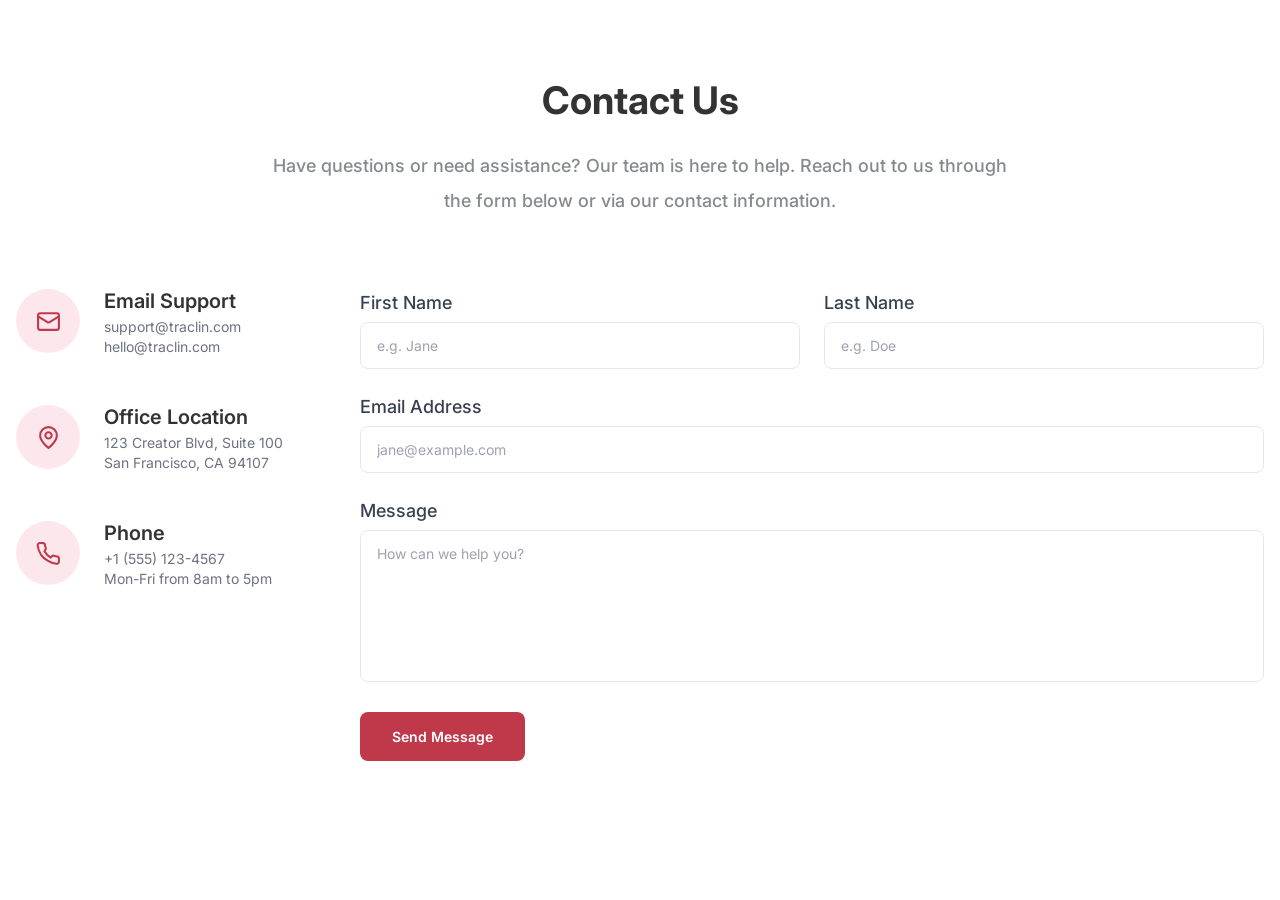
<file: pages/Contect.html>
<!doctype html>
<html lang="en">
  <head>
    <meta charset="UTF-8" />
    <meta name="viewport" content="width=device-width, initial-scale=1.0" />
    <title>FAQ & Contact</title>

    <link
      rel="stylesheet"
      href="https://cdn.jsdelivr.net/npm/bootstrap@5.3.3/dist/css/bootstrap.min.css"
    />

    <link
      href="https://fonts.googleapis.com/css2?family=Inter:wght@400;500;600;700&display=swap"
      rel="stylesheet"
    />

    <link rel="stylesheet" href="../css//faq&Contect.css" />
  </head>
  <body>
    <!-- Contact Section -->
    <div style="background-color: #ffffff">
      <div class="contact-header">
        <h1 class="contact-title">Contact Us</h1>
        <p class="contact-subtitle">
          Have questions or need assistance? Our team is here to help. Reach out
          to us through the form below or via our contact information.
        </p>
      </div>

      <div class="contact-section">
        <div
          class="d-flex flex-column flex-lg-row align-items-start"
          style="gap: 64px"
        >
          <div
            class="d-flex flex-column gap-5"
            style="min-width: 280px; width: 280px"
          >
            <div class="d-flex align-items-start gap-4">
              <div class="contact-info-icon">
                <svg
                  xmlns="http://www.w3.org/2000/svg"
                  width="25"
                  height="25"
                  viewBox="0 0 24 24"
                  fill="none"
                  stroke="currentColor"
                  stroke-width="2"
                  stroke-linecap="round"
                  stroke-linejoin="round"
                >
                  <rect width="20" height="16" x="2" y="4" rx="2" />
                  <path d="m22 7-8.97 5.7a1.94 1.94 0 0 1-2.06 0L2 7" />
                </svg>
              </div>
              <div>
                <p class="contact-info-title">Email Support</p>
                <p class="contact-info-line">support@traclin.com</p>
                <p class="contact-info-line">hello@traclin.com</p>
              </div>
            </div>

            <div class="d-flex align-items-start gap-4">
              <div class="contact-info-icon">
                <svg
                  xmlns="http://www.w3.org/2000/svg"
                  width="25"
                  height="25"
                  viewBox="0 0 24 24"
                  fill="none"
                  stroke="currentColor"
                  stroke-width="2"
                  stroke-linecap="round"
                  stroke-linejoin="round"
                >
                  <path d="M20 10c0 6-8 12-8 12s-8-6-8-12a8 8 0 0 1 16 0Z" />
                  <circle cx="12" cy="10" r="3" />
                </svg>
              </div>
              <div>
                <p class="contact-info-title">Office Location</p>
                <p class="contact-info-line">123 Creator Blvd, Suite 100</p>
                <p class="contact-info-line">San Francisco, CA 94107</p>
              </div>
            </div>

            <div class="d-flex align-items-start gap-4">
              <div class="contact-info-icon">
                <svg
                  xmlns="http://www.w3.org/2000/svg"
                  width="25"
                  height="25"
                  viewBox="0 0 24 24"
                  fill="none"
                  stroke="currentColor"
                  stroke-width="2"
                  stroke-linecap="round"
                  stroke-linejoin="round"
                >
                  <path
                    d="M22 16.92v3a2 2 0 0 1-2.18 2 19.79 19.79 0 0 1-8.63-3.07A19.5 19.5 0 0 1 4.69 13a19.79 19.79 0 0 1-3.07-8.67A2 2 0 0 1 3.62 2h3a2 2 0 0 1 2 1.72c.127.96.361 1.903.7 2.81a2 2 0 0 1-.45 2.11L8.09 9.91a16 16 0 0 0 6 6l1.27-1.27a2 2 0 0 1 2.11-.45c.907.339 1.85.573 2.81.7A2 2 0 0 1 22 16.92z"
                  />
                </svg>
              </div>
              <div>
                <p class="contact-info-title">Phone</p>
                <p class="contact-info-line">+1 (555) 123-4567</p>
                <p class="contact-info-line">Mon-Fri from 8am to 5pm</p>
              </div>
            </div>
          </div>

          <!-- Right: Form -->
          <div class="flex-grow-1 w-100">
            <!-- Success State (hidden by default) -->
            <div class="contact-success d-none" id="contact-success">
              <div class="contact-success-icon">
                <svg
                  xmlns="http://www.w3.org/2000/svg"
                  width="24"
                  height="24"
                  viewBox="0 0 24 24"
                  fill="none"
                  stroke="currentColor"
                  stroke-width="2.5"
                  stroke-linecap="round"
                  stroke-linejoin="round"
                >
                  <polyline points="20 6 9 17 4 12" />
                </svg>
              </div>
              <h2>Message Sent!</h2>
              <p>
                Thank you for reaching out. We'll get back to you within 1–2
                business days.
              </p>
              <button class="contact-reset-btn" id="contact-reset">
                Send another message
              </button>
            </div>

            <div id="contact-form">
              <div class="d-flex flex-column flex-sm-row gap-4 mb-4">
                <div class="flex-grow-1">
                  <label class="contact-label" for="firstName"
                    >First Name</label
                  >
                  <input
                    class="contact-input"
                    type="text"
                    id="firstName"
                    name="firstName"
                    placeholder="e.g. Jane"
                  />
                  <p class="contact-error-msg d-none" id="err-firstName"></p>
                </div>
                <div class="flex-grow-1">
                  <label class="contact-label" for="lastName">Last Name</label>
                  <input
                    class="contact-input"
                    type="text"
                    id="lastName"
                    name="lastName"
                    placeholder="e.g. Doe"
                  />
                  <p class="contact-error-msg d-none" id="err-lastName"></p>
                </div>
              </div>

              <div class="mb-4">
                <label class="contact-label" for="email">Email Address</label>
                <input
                  class="contact-input"
                  type="email"
                  id="email"
                  name="email"
                  placeholder="jane@example.com"
                />
                <p class="contact-error-msg d-none" id="err-email"></p>
              </div>

              <div class="mb-4">
                <label class="contact-label" for="message">Message</label>
                <textarea
                  class="contact-input"
                  id="message"
                  name="message"
                  rows="6"
                  placeholder="How can we help you?"
                ></textarea>
                <p class="contact-error-msg d-none" id="err-message"></p>
              </div>

              <div>
                <button class="contact-submit-btn" id="contact-submit">
                  Send Message
                </button>
              </div>
            </div>
          </div>
        </div>
      </div>
    </div>

    <script src="https://cdn.jsdelivr.net/npm/bootstrap@5.3.3/dist/js/bootstrap.bundle.min.js"></script>

    <script src="../js/faq&Contect.js"></script>
  </body>
</html>
</file>
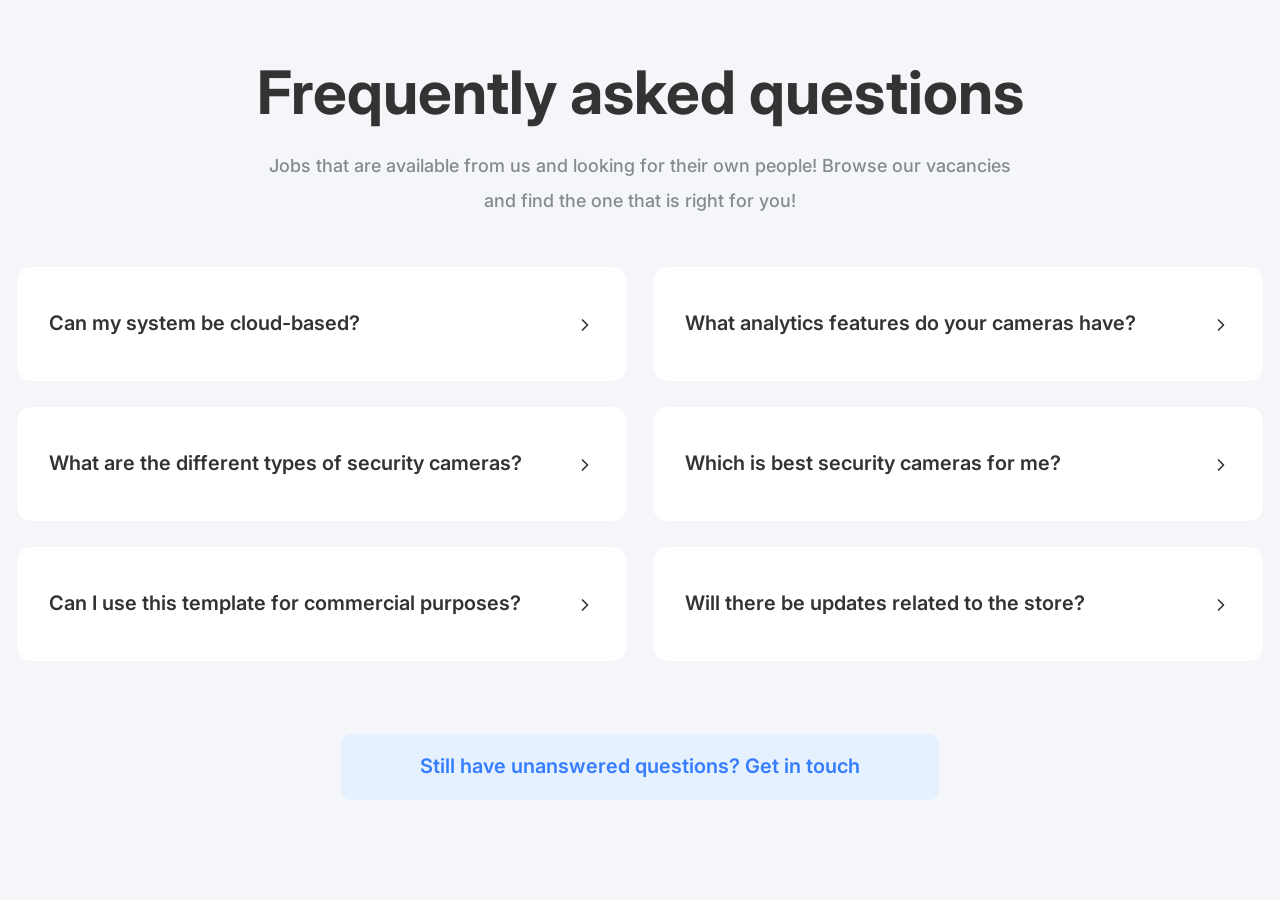
<file: pages/FAQ.html>
<!doctype html>
<html lang="en">
  <head>
    <meta charset="UTF-8" />
    <meta name="viewport" content="width=device-width, initial-scale=1.0" />
    <title>FAQ</title>

    <link
      rel="stylesheet"
      href="https://cdn.jsdelivr.net/npm/bootstrap@5.3.3/dist/css/bootstrap.min.css"
    />

    <link
      href="https://fonts.googleapis.com/css2?family=Inter:wght@400;500;600;700&display=swap"
      rel="stylesheet"
    />

    <link rel="stylesheet" href="../css/faq&Contect.css" />
  </head>
  <body style="background-color: #f5f6fa">
    <!-- FAQ Section -->
    <div>
      <div class="faq-section">
        <div
          class="d-flex justify-content-between align-items-center d-lg-none mb-4"
        >
          <h1 class="faq-title-mobile mb-0">FAQ's</h1>
          <button class="btn p-0 border-0 bg-transparent">
            <svg
              xmlns="http://www.w3.org/2000/svg"
              width="24"
              height="24"
              viewBox="0 0 24 24"
              fill="none"
              stroke="#333333"
              stroke-width="2"
              stroke-linecap="round"
              stroke-linejoin="round"
            >
              <circle cx="11" cy="11" r="8" />
              <line x1="21" y1="21" x2="16.65" y2="16.65" />
            </svg>
          </button>
        </div>

        <div class="d-none d-lg-block text-center mb-5">
          <h1 class="faq-title-desktop">
            Frequently asked questions
          </h1>
          <p class="faq-subtitle">
            Jobs that are available from us and looking for their own people!
            Browse our vacancies and find the one that is right for you!
          </p>
        </div>

        <div class="d-flex flex-column gap-3 d-lg-none" id="faq-mobile"></div>

        <div id="faq-desktop" style="display: none">
          <div class="row g-4">
            <div class="col-6" id="faq-left"></div>
            <div class="col-6" id="faq-right"></div>
          </div>
        </div>

        <div class="d-flex justify-content-center mt-5 pb-3">
          <button class="faq-cta-btn">
            Still have unanswered questions? Get in touch
          </button>
        </div>
      </div>
    </div>
    <script src="https://cdn.jsdelivr.net/npm/bootstrap@5.3.3/dist/js/bootstrap.bundle.min.js"></script>

    <script src="../js/faq&Contect.js"></script>
  </body>
</html>
</file>
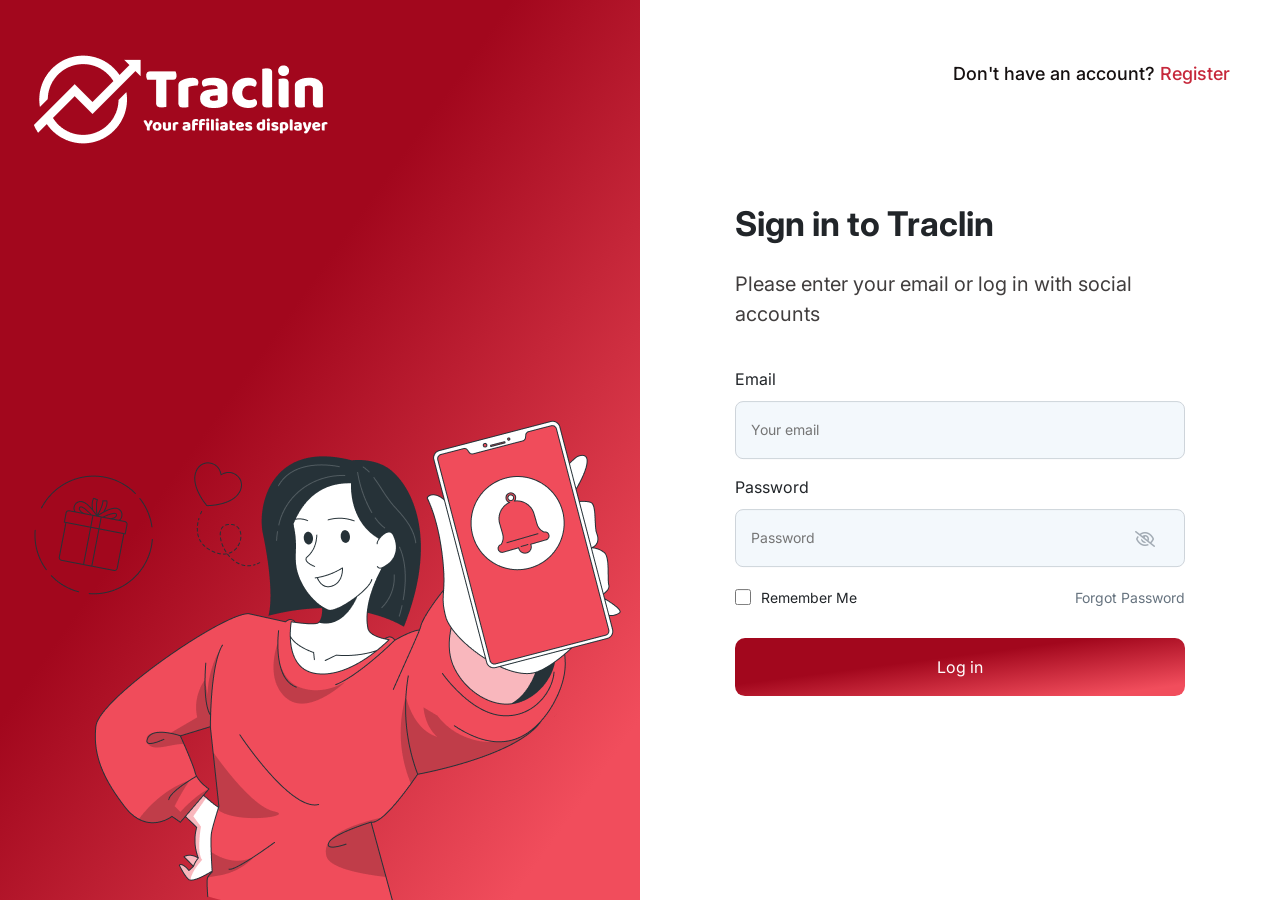
<file: pages/login.html>
<!DOCTYPE html>
<html lang="en">
<head>
    <meta charset="UTF-8">
    <meta name="viewport" content="width=device-width, initial-scale=1.0">
    <link rel="stylesheet" href="../css//bootstrap.min.css">
    <link rel="stylesheet" href="../css//style.css">
    <link rel="stylesheet" href="https://cdnjs.cloudflare.com/ajax/libs/font-awesome/6.7.2/css/all.min.css">
    <link rel="stylesheet" href="../css/Login.css">
    <title>traclin-login</title>
</head>
<body>
    <div class="d-flex align-items-center justify-content-center">
     
     <div class="d-none d-xl-block w-50 vh-100 position-relative web-red-gradient overflow-hidden ">
       
     <a href="../index.html">
       <img src="../images//logo/white-brand-logo.png" 
            class="position-absolute top-0 left-0"
            style="cursor: pointer; min-width: 37.63%; min-height: 26.48%; max-width: 361.25px; max-height: 289px;">
     </a>

       <img src="../images/login-girl-red-shirt.png" 
            class="position-absolute bottom-0 left-0"
            style="min-width: 65.93%; min-height: 58.61%; max-width: 633px; max-height: 580px;">

     </div>

     <div class="vh-100 login-cintainer"
          style="position: relative;">

       <div style="top: 60px; right: 50px;"
            class="position-absolute">
         
         <a style="font-size: 18px;"
            class="text-decoration-none web-text-black fw-medium"
            href="../pages/signup.html">
            Don't have an account? 
           <span class="web-text-red">
             Register
           </span>
         </a>

       </div>
        
      <div class="auth-form">
        
        <h1 style="font-size: 34px;"
            class="fw-bold heading-text">
           Sign in to Traclin
        </h1>

        <p style="font-size: 20px; margin-top: 24px; color: #413E3E;"
           class="heading-paragraph">
           Please enter your email or log in with social accounts
        </p>

        <div style="margin-top: 38px;">
         <form id="loginForm" novalidate>

            <div class="mb-3">
               <label class="d-block" for="email">
                  Email
               </label>
               
               <div style="position: relative;">
                   <input type="email"
                          id="email"
                          name="email"
                          placeholder="Your email"
                          class="w-100 input"
                          required>
                   <div class="invalid-feedback" id="emailError">
                       <i class="fas fa-exclamation-circle"></i> Please enter a valid email address
                   </div>
               </div>
            </div>

            <div class="mb-3">
               <label class="d-block" for="Password">
                  Password
               </label>

               <div style="position: relative;">
                   <input id="PasswordFeild"
                          type="password"
                          name="Password"
                          placeholder="Password"
                          class="w-100 input"
                          required
                          minlength="6">
                   
                   <i id="toggleIcon" 
                      onclick="togglePassword()" 
                      class="position-absolute fa-regular fa-eye-slash"
                      style="cursor: pointer; right:30px; top: 32px; color: #66737f91; z-index: 10;">
                   </i>
                   
                   <div class="invalid-feedback" id="passwordError">
                       <i class="fas fa-exclamation-circle"></i> Password must be at least 6 characters
                   </div>
               </div>
            </div>

            <div style="margin-top: 20px; font-size: 14px; "
                 class="d-flex align-items-center">

              <input style="height: 16px; width: 16px; cursor: pointer;"
                     type="checkbox"
                     id="rememberMe">

              <label style="margin-left: 10px;"
                     for="rememberMe">
                     Remember Me
              </label>

              <a class="ms-auto text-decoration-none web-text-gray"
                 href="#">
                 Forgot Password
              </a>

            </div>

            <div id="errorMessage" style="color: #dc3545; margin-top: 10px; display: none; font-size: 14px;">
                <i class="fas fa-exclamation-triangle"></i> <span id="errorText">Invalid email or password</span>
            </div>

            <button type="submit"
                    style="border-radius: 10px; height: 58px; color: #FFFFFF; margin-top: 30px;"
                    class="w-100 border-0 fs-6 web-red-gradient"
                    id="submitBtn">
              Log in
            </button>

         </form>

        </div>

      </div>

     </div>

    </div>

    <script src="../js/login.js"></script>
</body>
</html>
</file>
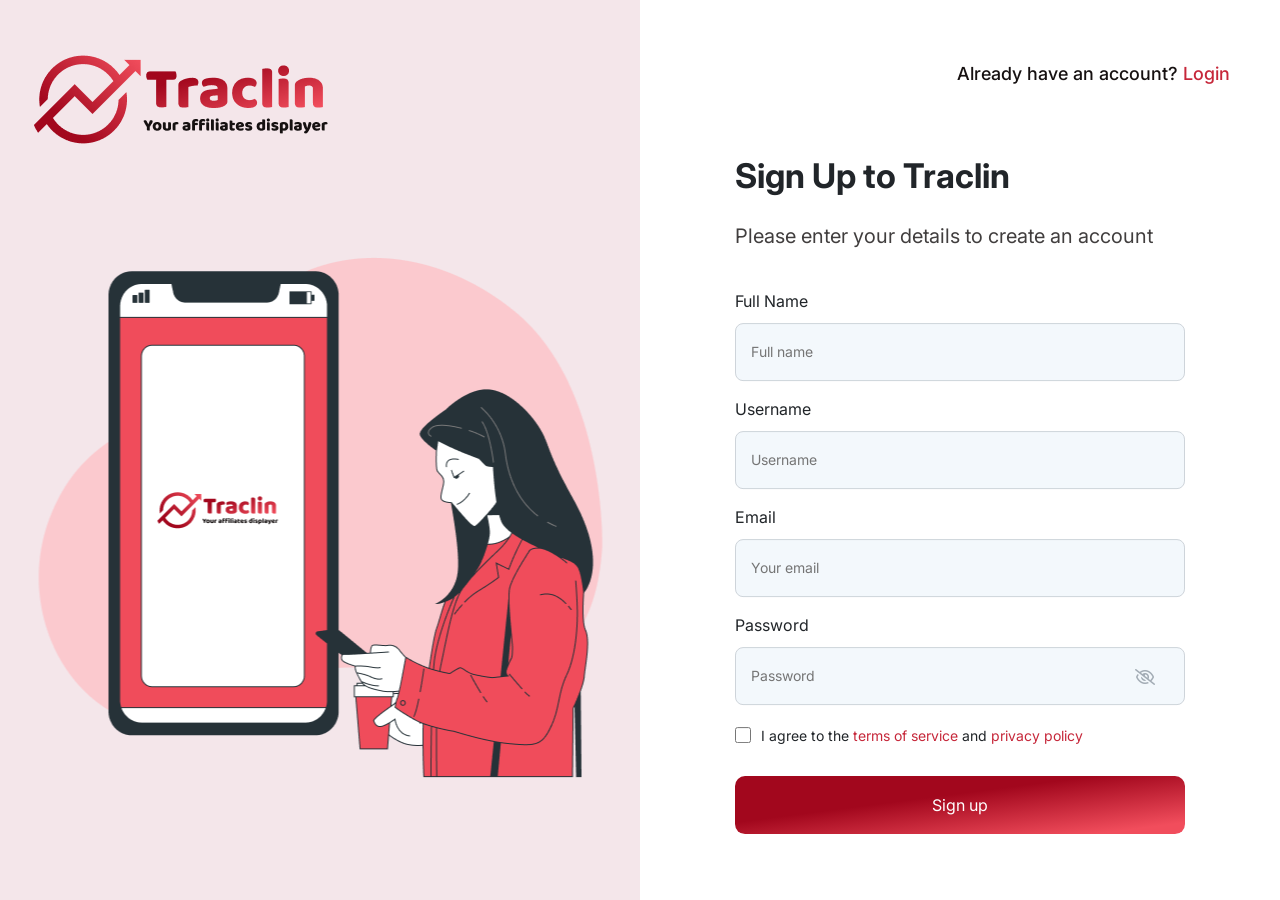
<file: pages/signup.html>
<!DOCTYPE html>
<html lang="en">
<head>
    <meta charset="UTF-8">
    <meta name="viewport" content="width=device-width, initial-scale=1.0">
    <link rel="stylesheet" href="../css//bootstrap.min.css">
    <link rel="stylesheet" href="../css//style.css">
    <link rel="stylesheet" href="https://cdnjs.cloudflare.com/ajax/libs/font-awesome/6.7.2/css/all.min.css">
    <link rel="stylesheet" href="../css/SignUp.css">
    <title>traclin-signup</title>
</head>
<body>
    <div class="d-flex align-items-center justify-content-center">
        
        <div style="background-color: #F4E6EA;"
             class="d-none d-xl-block w-50 vh-100 position-relative">
            
            <a href="../index.html">   
                <img src="../images//logo/red-brand-logo.png" 
                     class="position-absolute top-0 left-0"
                     style="cursor: pointer; min-width: 37.63%; min-height: 26.48%; max-width: 361.25px; max-height: 289px;">
            </a>

            <img src="../images/SignUp-girl-red-shirt.png" 
                 class="position-absolute start-50 translate-middle-x "
                 style="min-width: 66.35%; min-height: 61.11%; max-width: 637px; max-height: 660px; top: 20%;">

        </div>

        <div class="SignUp-cintainer position-relative">

            <div class="position-absolute navigate-to-ligin-btn">
                <a style="font-size: 18px;"
                   class="text-decoration-none web-text-black fw-medium"
                   href="../pages/login.html">
                   Already have an account? 
                   <span class="web-text-red">
                       Login
                   </span>
                </a>
            </div>

            <div class="auth-form">
                
                <h1 style="font-size: 34px;"
                    class="fw-bold heading-text">
                    Sign Up to Traclin
                </h1>

                <p style="font-size: 20px; margin-top: 24px; color: #413E3E;"
                   class="heading-paragraph">
                    Please enter your details to create an account
                </p>

                <div style="margin-top: 38px;">
                    <form id="signupForm" novalidate>

                        <!-- Full Name Field -->
                        <div class="mb-3">
                            <label class="d-block" for="fullName">
                                Full Name
                            </label>
                            <div style="position: relative;">
                                <input type="text"
                                       id="fullName"
                                       name="fullName"
                                       placeholder="Full name"
                                       class="w-100 input"
                                       required>
                                <div class="invalid-feedback" id="nameError">
                                    <i class="fas fa-exclamation-circle"></i> Please enter your full name
                                </div>
                            </div>
                        </div>
                        
                        <!-- Username Field -->
                        <div class="mb-3">
                            <label class="d-block" for="username">
                                Username
                            </label>
                            <div style="position: relative;">
                                <input type="text"
                                       id="username"
                                       name="username"
                                       placeholder="Username"
                                       class="w-100 input"
                                       required>
                                <div class="invalid-feedback" id="usernameError">
                                    <i class="fas fa-exclamation-circle"></i> Username must be at least 3 characters
                                </div>
                            </div>
                        </div>
                        
                        <!-- Email Field -->
                        <div class="mb-3">
                            <label class="d-block" for="email">
                                Email
                            </label>
                            <div style="position: relative;">
                                <input type="email"
                                       id="email"
                                       name="email"
                                       placeholder="Your email"
                                       class="w-100 input"
                                       required>
                                <div class="invalid-feedback" id="emailError">
                                    <i class="fas fa-exclamation-circle"></i> Please enter a valid email address
                                </div>
                            </div>
                        </div>

                        <!-- Password Field -->
                        <div class="mb-3">
                            <label class="d-block" for="password">
                                Password
                            </label>
                            <div style="position: relative;">
                                <input id="password"
                                       type="password"
                                       name="password"
                                       placeholder="Password"
                                       class="w-100 input"
                                       required
                                       minlength="6">
                                
                                <i id="toggleIcon" 
                                   onclick="togglePassword()" 
                                   class="position-absolute fa-regular fa-eye-slash"
                                   style="cursor: pointer; right: 30px; top: 32px; color: #66737f91; z-index: 10;">
                                </i>
                                
                                <div class="invalid-feedback" id="passwordError">
                                    <i class="fas fa-exclamation-circle"></i> Password must be at least 6 characters
                                </div>
                            </div>
                        </div>

                        <!-- Terms and Conditions -->
                        <div style="margin-top: 20px; font-size: 14px;"
                             class="d-flex align-items-start">
                            
                            <input style="height: 16px; width: 16px; cursor: pointer; margin-top: 2px;"
                                   type="checkbox"
                                   id="termsCheckbox">
                            
                            <label style="margin-left: 10px;"
                                   for="termsCheckbox">
                                   I agree to the 
                                   <a class="text-decoration-none web-text-red"
                                      href="#">
                                      terms of service
                                   </a>
                                   and
                                   <a class="text-decoration-none web-text-red"
                                      href="#">
                                      privacy policy
                                   </a>  
                            </label>
                        </div>

                        <!-- Error Message Container -->
                        <div id="errorMessage" style="color: #dc3545; margin-top: 10px; display: none; font-size: 14px;">
                            <i class="fas fa-exclamation-triangle"></i> <span id="errorText"></span>
                        </div>

                        <button type="submit"
                                style="border-radius: 10px; height: 58px; color: #FFFFFF; margin-top: 30px;"
                                class="w-100 border-0 fs-6 web-red-gradient"
                                id="submitBtn">
                            Sign up
                        </button>

                    </form>
                </div>

            </div>

        </div>

    </div>

    <script src="../js/signUp.js"></script>
</body>
</html>
</file>
<file: css/client-portal.css>
.layout-wrapper {
  max-width: 1170px;
  margin: 0 auto;
}

.nav-item {
  font-weight: 500;
  font-style: Medium;
  font-size: 18px;
  line-height: 22px;
  letter-spacing: 0%;
  text-align: center;
  color: #161111;
}

 .hero-text {
      font-weight: 700;
      color: #161111;
   }

.btn-gradient {
  background: linear-gradient(131.14deg, #a2071d 26.69%, #f14d5c 97.51%);
  color: #fff;
  border: none;
  padding: 15px 20px;
  border-radius: 6px;
  font-weight: 500;
}
.heading-4 {
  font-weight: 700;
  font-style: Bold;
  font-size: 38px;
  color: #161111;
  margin-bottom: 80px;
  text-align: center;
}
.para-1 {
  font-weight: 400;
  font-size: 24px;

  line-height: 22px;
  letter-spacing: 0%;
  color: #161111;
  margin-bottom: 40px;
}
.sub-head {
  font-weight: 700;
  font-style: Bold;
  font-size: 24px;

  line-height: 42px;
  letter-spacing: 0%;
  text-align: center;
  color: #161111;
}
.sub-para {
  font-weight: 300;
  font-style: Light;
  font-size: 16px;

  line-height: 28px;
  letter-spacing: 0%;
  text-align: center;
  color: #161111;
}
.btn-gradient:hover {
  opacity: 0.9;
  transform: translateY(-2px);
}

.icon-div {
  background-color: #f4e6ea;
}

.h5-head {
  font-weight: 700;
  font-size: 38px;
  line-height: 52px;
}

.About-Section-Answer-Icon{
        height: 65px;
        width: 65px;
        background-color: #F4E6EA;
        margin-left: auto;
        margin-right: auto;
        display: flex;
        align-items: center;
        justify-content: center;
        border-radius: 50%;
}

.Answer-Container{
    display: grid;
    gap: 10px;
}


.hero-img-div {
  width: 100%;
}
.icon-div2 {
  width: 148px;
  aspect-ratio: 1 / 1;
  border-radius: 50%;
  background-color: #f4e6ea;

  display: flex;
  align-items: center;
  justify-content: center;
   margin: 0 auto;
   margin-bottom: 20px;
}
.icon-div2 img{
  width:64px;
  height: 64px;
}

.heading-2{
  font-family: Inter;
  font-weight: 700;
  font-style: Bold;
  font-size: 24px;
  leading-trim: NONE;
  line-height: 32px;
  letter-spacing: 0%;
  margin-top: 18px;
  margin-bottom: 10px;
}

    .hero-image-1{
      display: none;
    }
    
  .hero-image-2{
      display: none;
    }

    .hero-image-section{
      display: none;
    }
 .menu{
    display: none;
   }

   .hero-text {
      font-size: 50px;
      line-height: 90px;
      margin-bottom: 30px;
      text-align: center;
   }

    .herosection{
      margin-left: auto;
      margin-right: auto;
      max-width: 320px;
      width: 100%;
      margin-top: 50px;
      gap: 0;
    }
    
  .hero-text-area{
    max-width: 700px;
    display: grid;
    justify-content: center;
    align-items: center;
    text-align: center;
   }
    
  .About-Section{
    margin-left: auto;
    margin-right: auto;
    margin-top: 135px;
    gap: 20px;
    display: grid;
    width: 100%;
    text-align: center;
   }
   
   .how-to-use{
    gap: 20px;
    padding-left: 5%;
    padding-right: 5%;
   }

   .logo-img {
      width: 219px;
      height: 64px;
      opacity: 1;
    }

@media (min-width: 567px) {
    .hero-text {
      font-size: 60px;
      line-height: 90px;
      margin-bottom: 30px;
      text-align: left;
   }
    .herosection{
      margin-left: auto;
      margin-right: auto;
      max-width: 567px;
      width: 100%;
      margin-top: 89px;
      gap: 0;
    }
    
  .hero-text-area{
    max-width: 700px;
    display: grid;
    justify-content: center;
    align-items: center;
    text-align: center;
   }
    .About-Section{
    max-width: 567px;
   }
   .how-to-use{
    width: auto;
    padding-left: 0%;
    padding-right: 0%;
    gap: 0px;
   }
}

    .navbar{
     width: 100%;
     max-width: 1020px;
     margin-left: auto;
     margin-right: auto;  
     margin-top: 20px;
   }
   

@media (min-width: 768px) {

    .hero-text-area{
      display: block;
      justify-content: left;
      align-items: start;
      text-align: left;
   }
    
   
    .herosection{
      margin-left: auto;
      margin-right: auto;
      max-width: 768px;
      width: 100%;
      margin-top: 89px;
      gap: 0;
    }

  .About-Section{
    max-width: 992px;
   }

   .About-Section-Qusetion{
    width: 80%;
    margin-left: auto;
    margin-right: auto;
   }
   .About-Section-Answer{
    width: 40%;
    margin-left: auto;
    margin-right: auto;
   }
   .Answer-Container{
    display: flex;
   }

   .header-Logo{
      width: 30px;
      height: 30px;
    }
    
}

@media (min-width: 992px) {
  
   .menu{
    display: flex;
   }
   .hero-image-1{
      width: 421px;
      height: 199px;
      z-index: 10;
      border-radius:12px;
      box-shadow :0 44px 74px #94929340;
      top: 60px;
      display: block;
    }
    
  .hero-image-2{
      width: 340px;
      height: 172px;
      bottom: 40px;
      right: 20px;
      z-index: 20; 
      border-radius: 12px; 
      box-shadow:0 64px 84px #94929326;
      display: block;
    }

    .hero-text {
      font-size: 46px;
      line-height: 70px;
      margin-bottom: 30px;
      text-align: left;
   }  

    .hero-image-section{
      position: relative;
      width: 591px;
      display: block;
    }

    .herosection{
      margin-left: auto;
      margin-right: auto;
      max-width: 992px;
      width: 100%;
      margin-top: 89px;
      gap: 29px;
      display: flex;
   }

   .hero-text-area{
    margin-top: 25px;
    width: 565px;
   }

    .logo-and-menu{
      gap: 50px;
    }

}

@media (min-width: 1200px) {
    .logo-and-menu{
      gap: 80px;
    }
    .logo-img {
      width: 229px;
      height: 74px;
      opacity: 1;
    }

   .navbar{
     width: 100%;
     max-width: 1170px;  
   }

    .hero-image-1{
      width: 521px;
      height: 259px;
      z-index: 10;
      border-radius:12px;
      box-shadow :0 44px 74px #94929340;
      top: 40px;
    }
    
  .hero-image-2{
      width: 430px;
      height: 202px;
      bottom: 30px;
      right: 0;
      z-index: 20; 
      border-radius: 12px; 
      box-shadow:0 64px 84px #94929326;
    }

    .hero-text {
      font-size: 54px;
      line-height: 76px;
      margin-bottom: 30px;
   }

   .herosection{
      max-width: 1170px;
      width: 100%;
      margin-top: 89px;
      gap: 29px;
      display: flex;
   }
   .About-Section{
    margin-top: 135px;
    gap: 50px;
    display: flex;
    width: 100%;
    max-width: 1170px;
    text-align: left;
   }
   .About-Section-Qusetion{
    width: 309px;
   }
   .About-Section-Answer{
    width: 370px;
   }
   .About-Section-Answer-Icon{
        margin-left: 0%;
        margin-right: 0%;
   }
}

@media (min-width: 1400px) {
    
    
}

@media (min-width: 1565px) {
    
   .hero-image-1{
      width: 591px;
      height: 299px;
      top: 0px;
      z-index: 10;
      border-radius:12px;
      box-shadow :0 44px 74px #94929340;
    }

  .hero-image-2{
      width: 470px;
      height: 242px;
      bottom: 30px;
      right: -114px;
      z-index: 20; 
      border-radius: 12px; 
      box-shadow:0 64px 84px #94929326;
    }

  .hero-text {
      font-size: 58px;
      line-height: 82px;
      margin-bottom: 34px;
   }

}

.hamburger-btn i {
    font-size: 24px;
    color: #413E3E;
    transition: all 0.3s ease;
}






.mobile-overlay {
  position: fixed;
  top: 0;
  left: 0;
  width: 100%;
  height: 100%;
  background: rgba(0,0,0,0.5);
  opacity: 0;
  visibility: hidden;
  transition: 0.3s;
  z-index: 999;
}

/* Menu */
.mobile-menu {
  position: fixed;
  top: 0;
  left: -300px;
  width: 280px;
  height: 100%;
  background: #fff;
  padding: 20px;
  transition: 0.3s;
  z-index: 1000;
}

/* Active state */
.mobile-menu.active {
  left: 0;
}

.mobile-overlay.active {
  opacity: 1;
  visibility: visible;
}

/* Header */
.mobile-menu-header {
  border-bottom: 1px solid #eee;
  padding-bottom: 10px;
}

.mobile-logo {
  width: 120px;
}

/* Links */
.mobile-menu ul li {
  margin-bottom: 15px;
}

.mobile-menu ul li a {
  text-decoration: none;
  color: #161111;
  font-size: 18px;
}
</file>
<file: css/style.css>
@import URL('https://fonts.googleapis.com/css2?family=Inter:ital,opsz,wght@0,14..32,100..900;1,14..32,100..900&display=swap');

*{
    margin: 0%;
    padding: 0%;
    box-sizing: border-box;
    font-family: 'inter' , sans-serif;
}


.input{
    height: 58px;
    border-radius: 10px;
    background-color: #F3F8FC;
    border: none;
    padding: 18px 20px;
    margin-top: 10px;
}

.web-red-gradient {
   background: linear-gradient(to top left, #F14D5C 10%, #A2071D 60%);
   transition: all 0.4s ease;
}

.hover-red:hover{
    background-color: #A2071D;
}

.button-hover:hover {
  background: linear-gradient(to top left, #c63a49 10%, #7a0515 60%);
}

.web-gray{
    background-color: #66737F;
}

.web-black{
    background-color: #161111;
}



.web-red{
    background-color: #C6273A;
    transition: background-color 0.1s ;
}

.web-text-gray{
       color: #66737F;
}

.web-text-black{
    color: #161111;
}

.web-text-red{
    color: #C6273A;
}

.Affiliate-display{
    width: 100%;
    border-radius: 8px;
    box-shadow: 2px 2px 60px 6px rgba(0, 0, 0, 0.088);
    margin-top: 30px;
    overflow: auto;
    padding-bottom: 20px;
}

.affiliate-container{
    width: 100%;
    max-width: 1800px;
    margin-left: auto;
    margin-right: auto;
}

.Description{
    display: none;
}

.watch-video-tag{
    display: none;
}

.Affiliate-display-table{
        font-size: 10px;
    }

.Date{
    display: none;
}


 .add-link-btn{
    width: 140px;
    height: 40px;
    border-radius: 6px;
    background-color: #F4E6EA;
    border:2px solid #161111;
    font-size: 12px;
} 

.add-link-btn:hover{
    background-color: #ffe0e8;
}


.Affiliate-display-table > tbody > tr {
    height: 45px;
    border-bottom: 1px solid #05050543;
    margin-left: 20px;
}

.watch-product-video{
    color: #C6273A;
}

.dashboard-porgress {
    background-color: #F4E6EA;
    width: 100%;
    height: 160px;
    border-radius: 12px;
    overflow: hidden;
}

.Progress-bar{
        width: 55%; 
        margin-left: auto;
        margin-right: 10px;
    }
     .Progress-bar-user-welcome{
        margin-left: 10px; 
        font-size: 20px; 
        width: 140px;
    }
    .porgres-red-icon{
        height: 40px;
        width: 40px;
    }

     .progres-count{
        font-size: 22px;
        margin-top: 10px;
    }
    .progres-tag{
        font-size: 10px;
        text-align: center;
    }

     .add-link-btn{
        margin-left: auto;
     }

.pl-30{
    padding-left: 10px;
}

.pr-30{
    padding-right: 0px;
    
}

.link-of-the-page-btn{
    padding: 10px 16px;
    border-radius: 8px;
    margin-top: 24px; 
    font-size: 12px;
}


.Affiliate-display-h1{
   font-size: 16px;
}

.Affiliate-display-p{
    font-size: 12px;
}

.affilate-display-header{
        padding: 15px 20px;
    }

@media (min-width: 576px) { 
    .Affiliate-display-table > tbody > tr {
    height: 65px;
    }
    .Affiliate-display{
      border-radius: 15px;
    }

    .Progress-bar{
        width: 350px; 
        margin-left: auto;
        margin-right: 30px;
    }
     .Progress-bar-user-welcome{
        margin-left: 30px; 
        font-size: 20px; 
        width: 140px;
    }
    .porgres-red-icon{
        height: 50px;
        width: 50px;
    }

     .progres-count{
        font-size: 28px;
        margin-top: 10px;
    }

    .progres-tag{
        font-size: 10px;
        text-align: center;
    }
    .dashboard-porgress {
        height: 190px;
        overflow: hidden;
        border-radius: 10px;
    } 
      .add-link-btn{
       margin-left: auto;
    }
        .watch-video-tag{
        display: inline-block;
   }
   .Affiliate-display-table{
        font-size: 12px;
    }
.pl-30{
    padding-left: 30px;
}

.pr-30{
    padding-right: 10px;
    
}

.link-of-the-page-btn{
    padding: 12px 20px;
    border-radius: 8px;
    margin-top: 24px; 
    font-size: 18px;
}

 .add-link-btn{
    width: 140px;
    height: 40px;
    border-radius: 6px;
    background-color: #F4E6EA;
    border:2px solid #161111;
    font-size: 12px;
} 

.affilate-display-header{
        padding: 10px 20px;
    }
}

.text-hover > li:hover{
    color:#C6273A;
    font-weight: 600;
}

.text-hover:hover {
    color:#C6273A;
    font-weight: 600;
}

@media (min-width: 768px) { 
    .Progress-bar{
        width: 350px; 
        margin-left: auto;
        margin-right: 30px;
    }
     .Progress-bar-user-welcome{
        margin-left: 30px; 
        font-size: 20px; 
        width: 140px;
    }
    .porgres-red-icon{
        height: 50px;
        width: 50px;
    }

     .progres-count{
        font-size: 28px;
        margin-top: 12px;
    }
    .progres-tag{
        font-size: 16px;
        text-align: center;
    }
    .dashboard-porgress {
        height: 220px;
        overflow: hidden;
        border-radius: 15px;
    } 
        .watch-video-tag{
        display: none;
    }
    .Affiliate-display-h1{
     font-size: 24px;
    }

    .Affiliate-display-p{
        font-size: 16px;
    }    
    .add-link-btn{
        width: 190px;
        height: 56px;
        border-radius: 12px;
        font-size: 16px;
    }
    .affilate-display-header{
        padding: 20px 30px;
    }


 }


@media (min-width: 992px) { 
    .Progress-bar{
        width: 400px; 
        margin-left: auto;
        margin-right: 40px;
    }
    .Progress-bar-user-welcome{
        margin-left: 30px; 
        font-size: 24px; 
        width: 200px;
    }
    .porgres-red-icon{
        height: 60px;
        width: 60px;
    }
    .progres-count{
        font-size: 34px;
        margin-top: 16px;
    }
    .progres-tag{
        font-size: 18px;
    }

    .dashboard-porgress {
        height: 259px;
        overflow: hidden;
        border-radius: 15px;
    } 
   .affilate-display-header{
       display: block;
    }
      .Date{
      display: block;
      margin-top: 19px;
    }
    .watch-video-tag{
    display: inline-block;
}
.pr-30{
    padding-right: 10px;
    
}
.Affiliate-display-table > thead > tr > th {
    padding: 0px 30px;

}
.Affiliate-display-table > tbody > tr > td {
    padding: 0px 30px;

}

 }

@media (min-width: 1200px) { 
     .Progress-bar-user-welcome{
        margin-left: 30px; 
        font-size: 28px; 
        width: 250px;
    }
    .Progress-bar{
        width: 500px; 
        margin-left: auto;
        margin-right: 60px;
    }
        .affilate-display-header{
       display: flex;
       justify-content: space-between;
       align-content: center;
    }
     .Affiliate-display{
        height: auto;
    }
    .Affiliate-display-table{
        font-size: 16px;
    }
 }


@media (min-width: 1400px) { 

    .Progress-bar-user-welcome{
        margin-left: 40px; 
        font-size: 34px; 
        width: 344px;
    }

    .Progress-bar{
        width: 791px; 
        margin-left: 141px;
        margin-right: 60px;
    }
    /* .Affiliate-display{
        height: 672px;
    } */
    .Description{
      display: none;
     }

}

@media (min-width: 1565px) {
     .Description{
      display: block;
      margin-top: 19px;
     }
 }
</file>
<file: css/BookCall.css>
.para-1 {
  font-weight: 500;
  font-size: 24px;
  line-height: 1.4;
}
.book-call-btn {
  background: #C6273A;
  color:white;
  font-weight: 400;
  font-size: 18px;
  border-radius: 8px;
  border: none;
  min-height: 50px;
  padding: 0 20px;
  width: 100%;
  max-width: 200px;
}

    .hover-effect {
        color: #131837;
        transition: all 0.3s ease;
    }
    .hover-effect:hover {
        color: #CD2F3D;
        transform: translateX(-3px);
    }

.book-call-btn:hover {
  background-color: #b2101d !important;
}
.book-call-btn:hover {
  cursor: pointer;
}
.card-body {
  flex: 1;
  display: flex;
  flex-direction: column;
}
.card-title {
  font-size: 16px;
  font-weight: 500;
  line-height: 24px;
}
.card-text {
  font-size: 16px;
  font-weight: 400;
  color:#413E3E;
  line-height: 24px;
}
.card-link {
  font-size: 16px;
  font-weight: 500;
  color:#C6273A;
  line-height: 24px;
  margin-top: auto;
}
.card-img-top {
  width: 90%;       
  height: 180px;
  object-fit: cover;
  border-radius: 8px;
  margin: 12px auto 12px auto; 
  display: block;
}
.head-row{
  background: #F4E6EA;
}
.head-para{
  color:#161111;
  font-weight: 600;
  font-size: 16px;
}
.grid-btn {
  background: #C6273A;   
  color: white;        
  border-radius: 8px;
  display: flex;
  align-items: center;
  justify-content: center;
  min-height: 50px;
  width: 50px;
  text-decoration: none;
  border:none;
}

.grid-btn:hover {
  background-color: #b2101d !important;
}
.calendar-heading{
  font-size: 18px;
  font-weight: 700;
  color:#413E3E;
}
.calendar-month{
  font-weight: 600;
  font-size: 20px;
  letter-spacing: 0.12px;
  color:#413E3E;
}
.calendar-day{
  font-weight: 600;
  size: 16px;
  line-height: 16px;
  letter-spacing: 1.5px;
  color:#413E3E;
}
.calendar-date{
  font-weight: 400;
  font-size: 16px;
  line-height: 22px;
  letter-spacing: 0.22px;
  color:#161111;
}
.date_time{
  font-weight: 400;
  font-size: 18px;
  line-height: 34px;
  color:#413E3E;
}
.confirm-btn{
  background: #C6273A;
  color:white;
  border:none;
  max-width: 100%;
  border-radius: 8px;
  padding:10px 20px;
  font-weight: 500;
  font-size: 16px;
  line-height: 22px;
}
.confirmed_modal_heading{
  font-size: 18px;
  font-weight: 700;
  color:#161111;
}
.confirmed_modal_para1{
  color:#413E3E;
  font-weight: 400;
  font-size: 16px;
}
.confirmed_modal_para2{
  color:#161111;
}
@media (max-width: 575px) {
  .book-call-btn {
    font-size: 14px;   
    min-height: 40px;  
    max-width: 120px;     
    padding: 0 15px;      
  }
  .logo-image {
    width: 100px;        
    height: auto;       
  }
  .para-1 {
    font-size: 16px;
  }
}
.bi-info-circle:hover{
  cursor: pointer;
}
.tooltip-inner{
  background: #C6273A !important;
  color:white !important;
}
.tooltip.bs-tooltip-top .tooltip-arrow::before{
  border-top-color:#C6273A !important;
}
/* Chrome, Safari, Edge, Opera */
input[type=number]::-webkit-inner-spin-button,
input[type=number]::-webkit-outer-spin-button {
    -webkit-appearance: none;
    margin: 0;
}

/* Firefox */
input[type=number] {
    -moz-appearance: textfield;background-color: rgba(28, 117, 188, 0.05); 
  border-color: #1C75BC;                     
  box-shadow: none;                          
  outline: none;  
}
.form-control, .form-select{
  background-color: rgba(28, 117, 188, 0.05);
}
.form-control:focus, .form-select:focus{
   background-color: rgba(28, 117, 188, 0.05);
   border-color: #C6273A;
   box-shadow: none;
}
</file>
<file: css/faq&Contect.css>
body {
  font-family: "Inter", sans-serif;
}

/* FAQ Section */
.faq-section {
  max-width: 1280px;
  margin: 0 auto;
  padding: 56px 16px;
}

.faq-title-mobile {
  font-size: 48px;
  line-height: 73px;
  font-weight: 700;
  color: #333333;
}

.faq-title-desktop {
  font-size: 60px;
  line-height: 73px;
  font-weight: 700;
  color: #333333;
  text-align: center;
  padding-bottom: 11px;
}

.faq-subtitle {
  max-width: 761px;
  font-size: 18px;
  line-height: 35px;
  font-weight: 500;
  color: #858a8f;
  text-align: center;
  margin: 0 auto;
}

.faq-card {
  background: #ffffff;
  border-radius: 15px;
  border: 1px solid #f3f4f6;
  overflow: hidden;
}

.faq-card .faq-btn {
  width: 100%;
  background: none;
  border: none;
  padding: 44px 32px 46px;
  cursor: pointer;
  text-align: left;
}

.faq-card .faq-btn:focus {
  outline: none;
  box-shadow: none;
}

.faq-question {
  font-size: 20px;
  line-height: 24px;
  font-weight: 600;
  color: #333333;
  flex: 1;
}

.faq-icon-q {
  width: 40px;
  height: 40px;
  background-color: rgba(198, 39, 58, 0.2);
  color: #c6273a;
  font-size: 20px;
  font-weight: 700;
  display: flex;
  align-items: center;
  justify-content: center;
  flex-shrink: 0;
}

.faq-answer {
  font-size: 14px;
  line-height: 32px;
  font-weight: 450;
  color: #696871;
  padding-top: 20px;
  display: none;
}

.faq-answer.show {
  display: block;
}

.faq-chevron {
  flex-shrink: 0;
  color: #333333;
  width: 20px;
  height: 20px;
}

.faq-cta-btn {
  background-color: #e5f1ff;
  color: #377dff;
  font-size: 20px;
  line-height: 24px;
  font-weight: 600;
  padding: 20px 79px 22px;
  border-radius: 10px;
  border: none;
  cursor: pointer;
}


@media (max-width: 991.98px) {
  .faq-question {
    font-size: 22px;
  }
  .faq-answer {
    font-size: 16px;
  }
  .faq-cta-btn {
    font-size: 16px;
    padding: 20px 28px 22px;
  }
  .faq-card .faq-btn {
    padding: 44px 32px 46px;
  }
}

/*  Contact Section */
.contact-section {
  max-width: 1280px;
  margin: 0 auto;
  padding: 0 16px 80px;
}

.contact-header {
  text-align: center;
  padding: 64px 16px 71px;
}

.contact-title {
  font-size: 38px;
  line-height: 73px;
  font-weight: 700;
  color: #333333;
  padding-bottom: 11px;
  margin: 0;
}

.contact-subtitle {
  max-width: 761px;
  font-size: 18px;
  line-height: 35px;
  font-weight: 500;
  color: #858a8f;
  margin: 0 auto;
}

.contact-info-icon {
  width: 64px;
  height: 64px;
  min-width: 64px;
  border-radius: 50%;
  background-color: #fce8ec;
  color: #c0394b;
  display: flex;
  align-items: center;
  justify-content: center;
  flex-shrink: 0;
}

.contact-info-title {
  font-size: 20px;
  line-height: 24px;
  font-weight: 600;
  color: #333333;
  margin-bottom: 4px;
}

.contact-info-line {
  font-size: 14px;
  line-height: 20px;
  color: #6b7280;
  margin: 0;
}

.contact-label {
  display: block;
  font-size: 18px;
  font-weight: 500;
  color: #374151;
  margin-bottom: 6px;
}

.contact-input {
  width: 100%;
  padding: 12px 16px;
  border-radius: 8px;
  border: 1px solid #e5e7eb;
  background: #ffffff;
  font-size: 14px;
  color: #1f2937;
  outline: none;
  transition:
    border-color 0.2s,
    box-shadow 0.2s;
  font-family: "Inter", sans-serif;
}

.contact-input::placeholder {
  color: #9ca3af;
}

.contact-input:focus {
  border-color: #fb7185;
  box-shadow: 0 0 0 3px rgba(251, 113, 133, 0.15);
}

.contact-input.is-error {
  border-color: #f87171;
  background-color: #fef2f2;
}

.contact-input.is-error:focus {
  box-shadow: 0 0 0 3px rgba(248, 113, 113, 0.15);
}

textarea.contact-input {
  resize: none;
}

.contact-error-msg {
  margin-top: 6px;
  font-size: 12px;
  color: #ef4444;
}

.contact-submit-btn {
  padding: 14px 32px;
  border-radius: 8px;
  border: none;
  background-color: #c0394b;
  color: #ffffff;
  font-size: 14px;
  font-weight: 600;
  cursor: pointer;
  transition: opacity 0.2s;
  display: inline-flex;
  align-items: center;
  gap: 8px;
  font-family: "Inter", sans-serif;
}

.contact-submit-btn:hover {
  opacity: 0.9;
}

.contact-submit-btn:active {
  transform: scale(0.97);
}

.contact-submit-btn:disabled {
  background-color: #d1697a;
  cursor: not-allowed;
}

.contact-success {
  display: flex;
  flex-direction: column;
  align-items: center;
  justify-content: center;
  padding: 80px 0;
  text-align: center;
}

.contact-success-icon {
  width: 64px;
  height: 64px;
  border-radius: 50%;
  background-color: #fce8ec;
  color: #c0394b;
  display: flex;
  align-items: center;
  justify-content: center;
  margin-bottom: 16px;
}

.contact-success h2 {
  font-size: 24px;
  font-weight: 700;
  color: #111827;
  margin-bottom: 8px;
}

.contact-success p {
  color: #6b7280;
  max-width: 280px;
  margin: 0 auto;
}

.contact-reset-btn {
  margin-top: 24px;
  font-size: 14px;
  text-decoration: underline;
  color: #9ca3af;
  background: none;
  border: none;
  cursor: pointer;
  font-family: "Inter", sans-serif;
}

.contact-reset-btn:hover {
  color: #4b5563;
}

@keyframes spin {
  to {
    transform: rotate(360deg);
  }
}

.spinner {
  width: 16px;
  height: 16px;
  border: 2px solid rgba(255, 255, 255, 0.4);
  border-top-color: #fff;
  border-radius: 50%;
  animation: spin 0.7s linear infinite;
  flex-shrink: 0;
}

@media (max-width: 991.98px) {
  .contact-info-title {
    font-size: 22px;
  }
  .contact-title {
    font-size: 30px;
  }
}
</file>
<file: css/Login.css>
.auth-form {
    width: 90%;
    position: absolute;
    left: 50%;
    top: 50%;
    transform: translate(-50%, -50%);
}

.heading-text, .heading-paragraph {
    text-align: center;
}

.login-cintainer {
    width: 100%;
}

/* Input styling */
.input {
    width: 100%;
    padding: 12px 40px 12px 15px;
    border: 1px solid #ced4da;
    border-radius: 8px;
    font-size: 14px;
    transition: border-color 0.15s ease-in-out, box-shadow 0.15s ease-in-out;
}

.input:focus {
    outline: none;
    border-color: #dc3545;
    box-shadow: 0 0 0 0.2rem rgba(220, 53, 69, 0.25);
}

/* Invalid input styling */
.input.is-invalid {
    border-color: #dc3545;
    padding-right: 40px;
    background-image: url("data:image/svg+xml,%3csvg xmlns='http://www.w3.org/2000/svg' viewBox='0 0 12 12' width='12' height='12' fill='none' stroke='%23dc3545'%3e%3ccircle cx='6' cy='6' r='4.5'/%3e%3cpath stroke-linecap='round' d='M5.8 3.6h.4L6 6.5z'/%3e%3ccircle cx='6' cy='8.2' r='.6' fill='%23dc3545' stroke='none'/%3e%3c/svg%3e");
    background-repeat: no-repeat;
    background-position: right 12px center;
    background-size: 16px;
}

.input.is-invalid:focus {
    border-color: #dc3545;
    box-shadow: 0 0 0 0.2rem rgba(220, 53, 69, 0.25);
}

/* Valid input styling */
.input.is-valid {
    border-color: #198754;
    padding-right: 40px;
    background-image: url("data:image/svg+xml,%3csvg xmlns='http://www.w3.org/2000/svg' viewBox='0 0 8 8'%3e%3cpath fill='%23198754' d='M2.3 6.73L.6 4.53c-.4-1.04.46-1.4 1.1-.8l1.1 1.4 3.4-3.8c.6-.63 1.6-.27 1.2.7l-4 4.6c-.43.5-.8.4-1.1.1z'/%3e%3c/svg%3e");
    background-repeat: no-repeat;
    background-position: right 12px center;
    background-size: 16px;
}

/* Feedback messages */
.invalid-feedback {
    display: none;
    width: 100%;
    margin-top: 0.25rem;
    font-size: 0.875em;
    color: #dc3545;
}

/* Show feedback when input has validation class */
.input.is-invalid ~ .invalid-feedback,
.input.is-invalid + .invalid-feedback {
    display: block;
}

/* Loading spinner animation */
@keyframes spin {
    0% { transform: rotate(0deg); }
    100% { transform: rotate(360deg); }
}

.loading-spinner {
    display: inline-block;
    width: 20px;
    height: 20px;
    border: 2px solid rgba(255, 255, 255, 0.3);
    border-radius: 50%;
    border-top-color: white;
    animation: spin 0.6s linear infinite;
    margin-right: 8px;
    vertical-align: middle;
}

/* Success message animation */
@keyframes slideIn {
    from {
        transform: translateX(100%);
        opacity: 0;
    }
    to {
        transform: translateX(0);
        opacity: 1;
    }
}

/* Position relative for input containers */
.auth-form div[style*="position: relative"] {
    position: relative;
}

.mb-3 {
    margin-bottom: 1rem;
}

@media (min-width: 567px) {
    .auth-form {
        width: 400px;
    }
}

@media (min-width: 768px) {
    .auth-form {
        width: 510px;
    }

    .heading-text, .heading-paragraph {
        text-align: left;
    }
}

@media (min-width: 1200px) {
    .auth-form {
        width: 450px;
    }

    .login-cintainer {
        width: 50%;
    }
}

@media (min-width: 1400px) {
    .auth-form {
        width: 500px;
    }
}

@media (min-width: 1565px) {
    .auth-form {
        left: 120px;
        width: 544px;
        top: 50%;
        transform: translateY(-50%);
    }
}
</file>
<file: css/SignUp.css>
.auth-form {
    width: 90%;
    position: absolute;
    left: 50%;
    top: 55%;
    transform: translate(-50%, -50%);
}

.heading-text, .heading-paragraph {
    text-align: center;
}

.SignUp-cintainer {
    width: 100%;
    height: 880px;
}

.navigate-to-ligin-btn {
    top: 30px;
    right: 30px;
}

/* Input styling */
.input {
    width: 100%;
    padding: 12px 40px 12px 15px;
    border: 1px solid #ced4da;
    border-radius: 8px;
    font-size: 14px;
    transition: border-color 0.15s ease-in-out, box-shadow 0.15s ease-in-out;
}

.input:focus {
    outline: none;
    border-color: #dc3545;
    box-shadow: 0 0 0 0.2rem rgba(220, 53, 69, 0.25);
}

/* Invalid input styling */
.input.is-invalid {
    border-color: #dc3545;
    padding-right: 40px;
    background-image: url("data:image/svg+xml,%3csvg xmlns='http://www.w3.org/2000/svg' viewBox='0 0 12 12' width='12' height='12' fill='none' stroke='%23dc3545'%3e%3ccircle cx='6' cy='6' r='4.5'/%3e%3cpath stroke-linecap='round' d='M5.8 3.6h.4L6 6.5z'/%3e%3ccircle cx='6' cy='8.2' r='.6' fill='%23dc3545' stroke='none'/%3e%3c/svg%3e");
    background-repeat: no-repeat;
    background-position: right 12px center;
    background-size: 16px;
}

.input.is-invalid:focus {
    border-color: #dc3545;
    box-shadow: 0 0 0 0.2rem rgba(220, 53, 69, 0.25);
}

/* Valid input styling */
.input.is-valid {
    border-color: #198754;
    padding-right: 40px;
    background-image: url("data:image/svg+xml,%3csvg xmlns='http://www.w3.org/2000/svg' viewBox='0 0 8 8'%3e%3cpath fill='%23198754' d='M2.3 6.73L.6 4.53c-.4-1.04.46-1.4 1.1-.8l1.1 1.4 3.4-3.8c.6-.63 1.6-.27 1.2.7l-4 4.6c-.43.5-.8.4-1.1.1z'/%3e%3c/svg%3e");
    background-repeat: no-repeat;
    background-position: right 12px center;
    background-size: 16px;
}

/* Feedback messages */
.invalid-feedback {
    display: none;
    width: 100%;
    margin-top: 0.25rem;
    font-size: 0.875em;
    color: #dc3545;
}

/* Show feedback when input has validation class */
.input.is-invalid ~ .invalid-feedback,
.input.is-invalid + .invalid-feedback {
    display: block;
}

/* Loading spinner animation */
@keyframes spin {
    0% { transform: rotate(0deg); }
    100% { transform: rotate(360deg); }
}

.loading-spinner {
    display: inline-block;
    width: 20px;
    height: 20px;
    border: 2px solid rgba(255, 255, 255, 0.3);
    border-radius: 50%;
    border-top-color: white;
    animation: spin 0.6s linear infinite;
    margin-right: 8px;
    vertical-align: middle;
}

/* Success message animation */
@keyframes slideIn {
    from {
        transform: translateX(100%);
        opacity: 0;
    }
    to {
        transform: translateX(0);
        opacity: 1;
    }
}

/* Position relative for input containers */
.auth-form div[style*="position: relative"] {
    position: relative;
}

.mb-3 {
    margin-bottom: 1rem;
}

@media (min-width: 567px) {
    .auth-form {
        width: 400px;
    }
}

@media (min-width: 768px) {
    .navigate-to-ligin-btn {
        top: 60px;
        right: 50px;
    }
    
    .auth-form {
        width: 510px;
    }

    .heading-text, .heading-paragraph {
        text-align: left;
    }
}

@media (min-width: 1200px) {
    .auth-form {
        width: 450px;
    }

    .SignUp-cintainer {
        width: 50%;
        height: 100vh;
    }
}

@media (min-width: 1400px) {
    .auth-form {
        width: 500px;
    }
}

@media (min-width: 1565px) {
    .auth-form {
        left: 120px;
        width: 544px;
        top: 50%;
        transform: translateY(-50%);
    }
}
</file>
